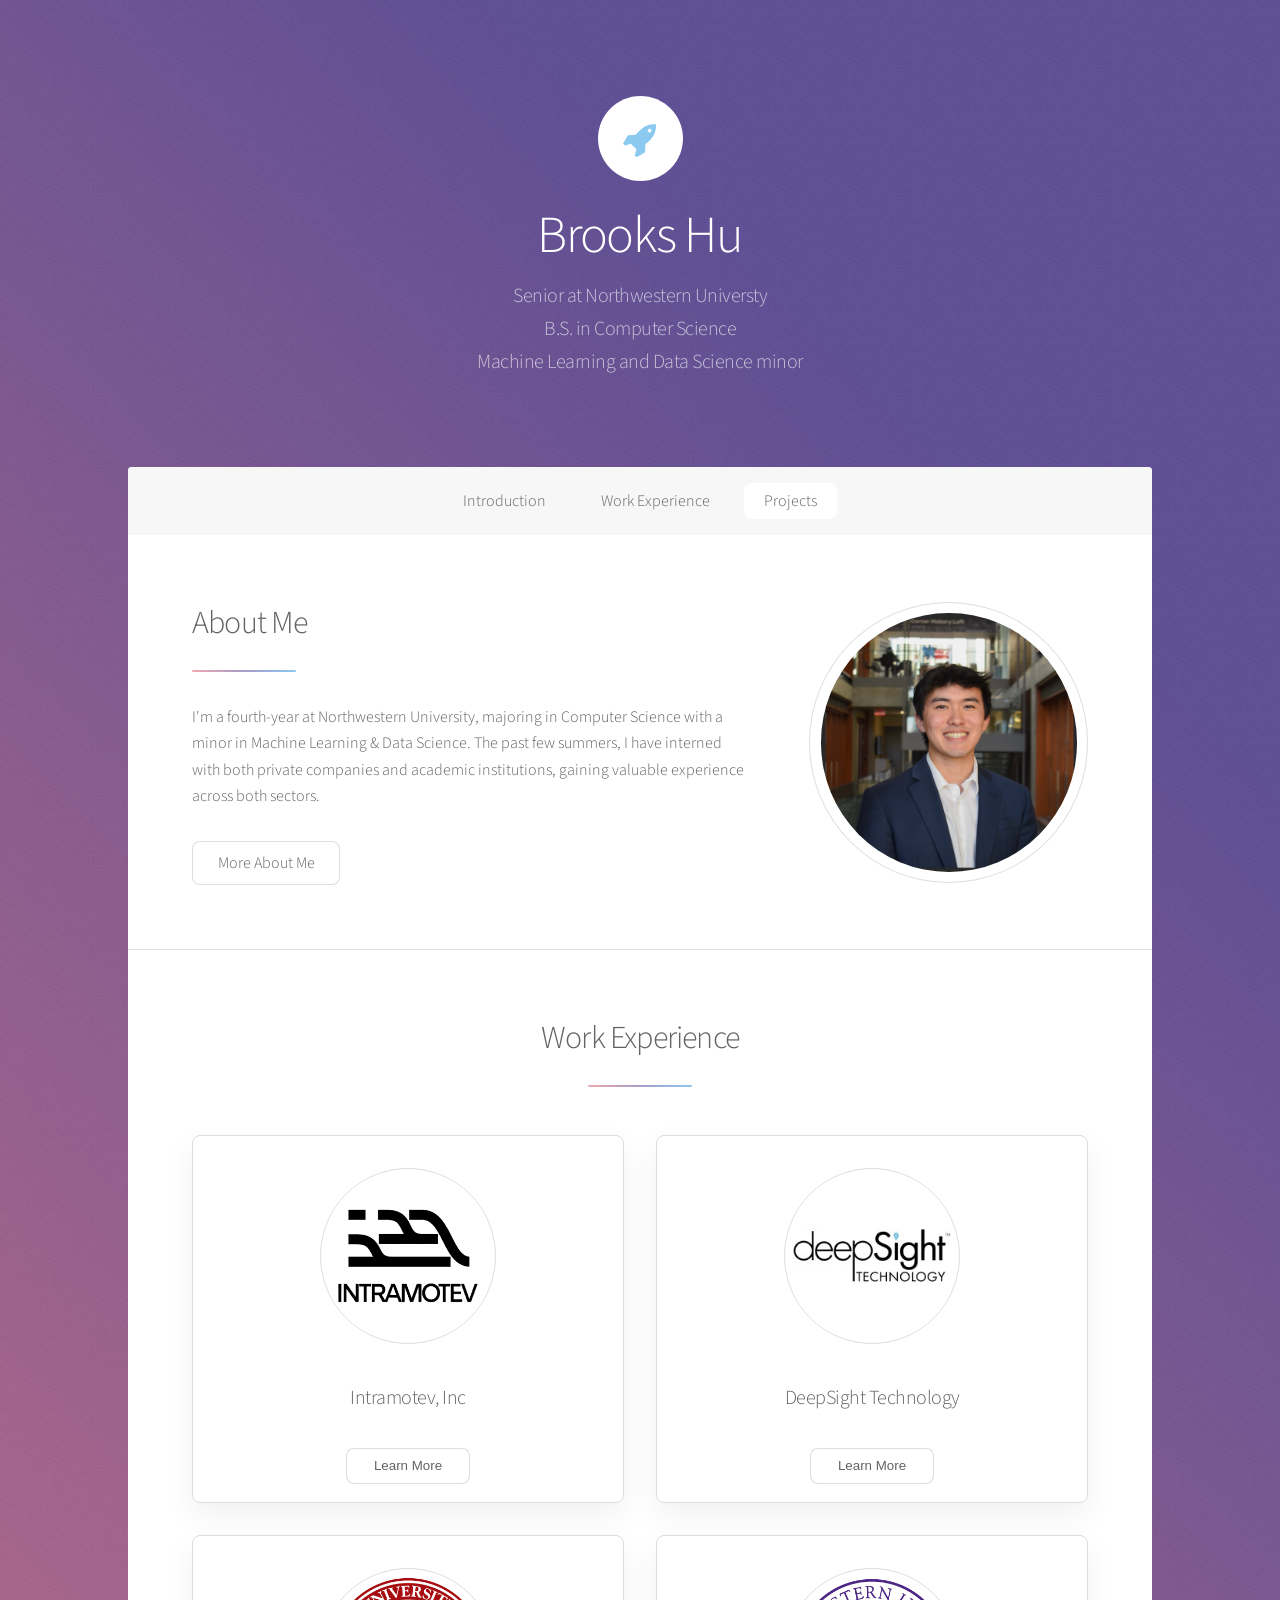
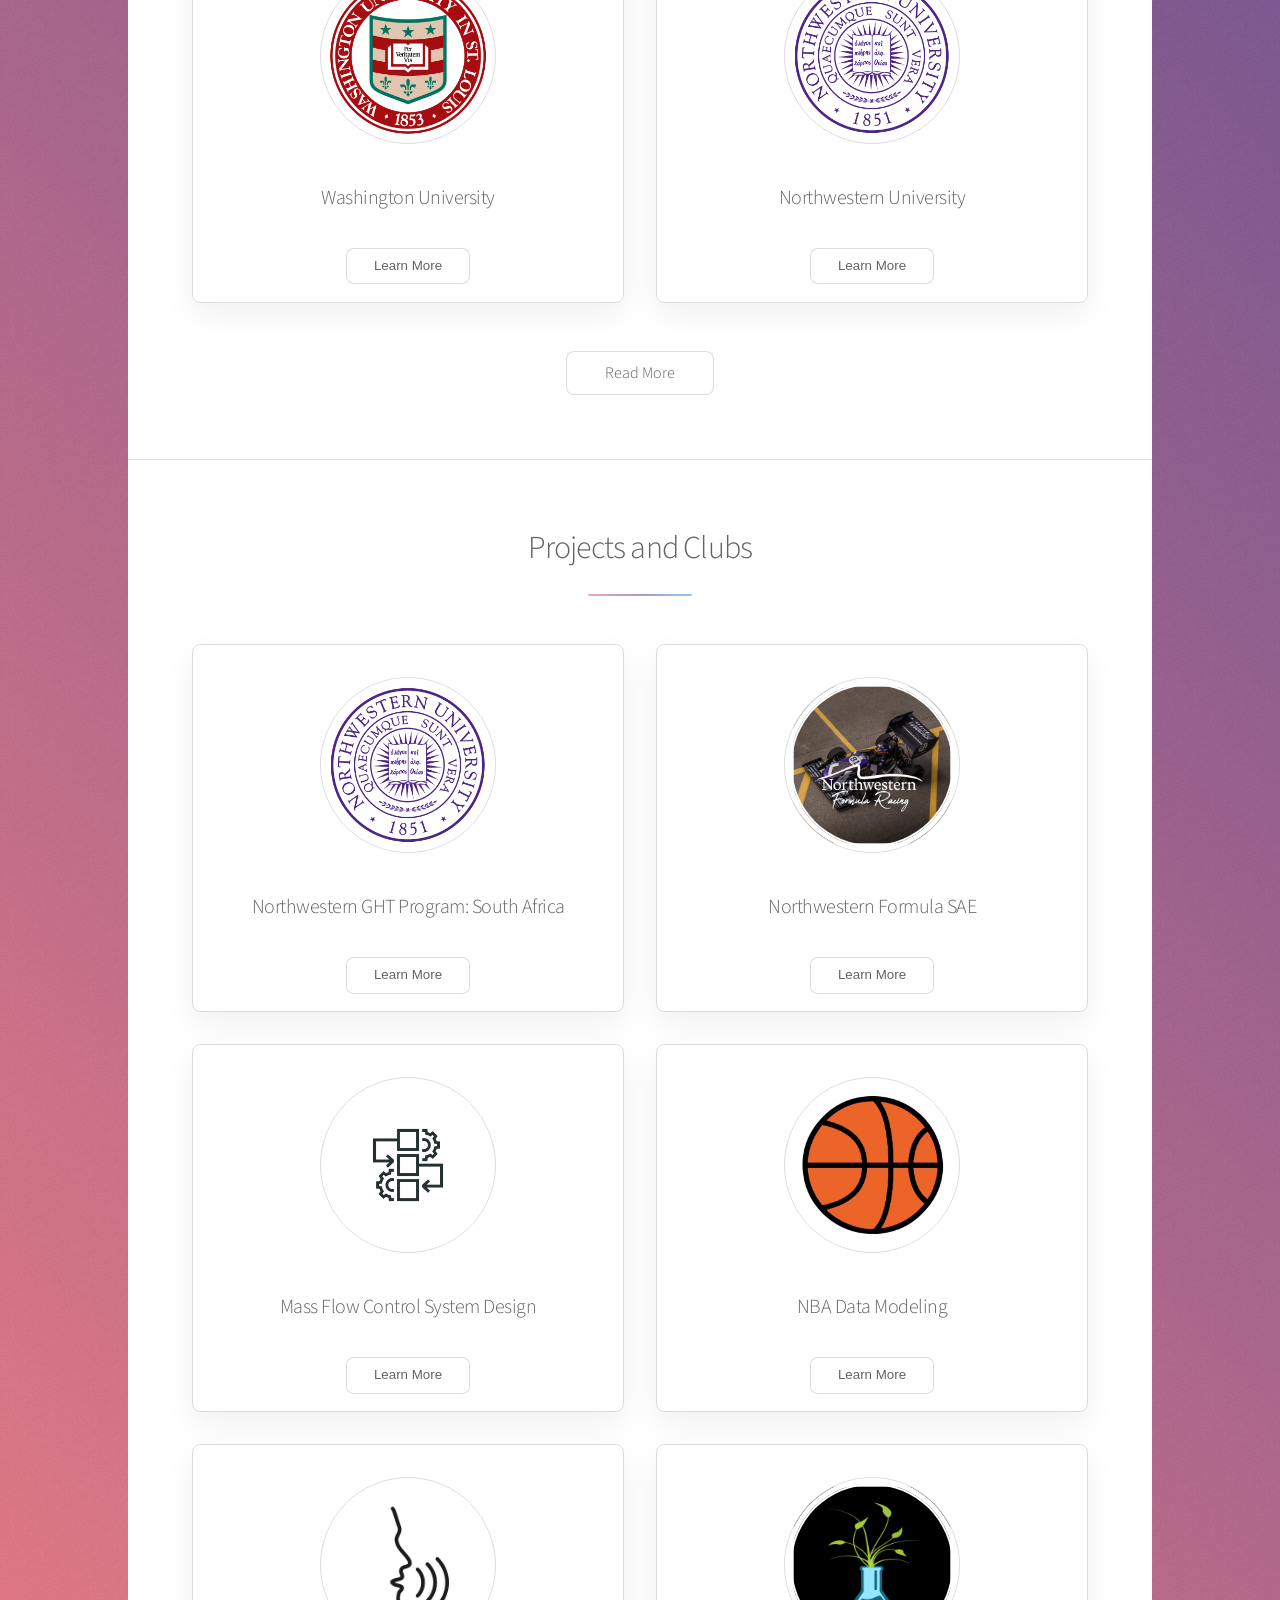
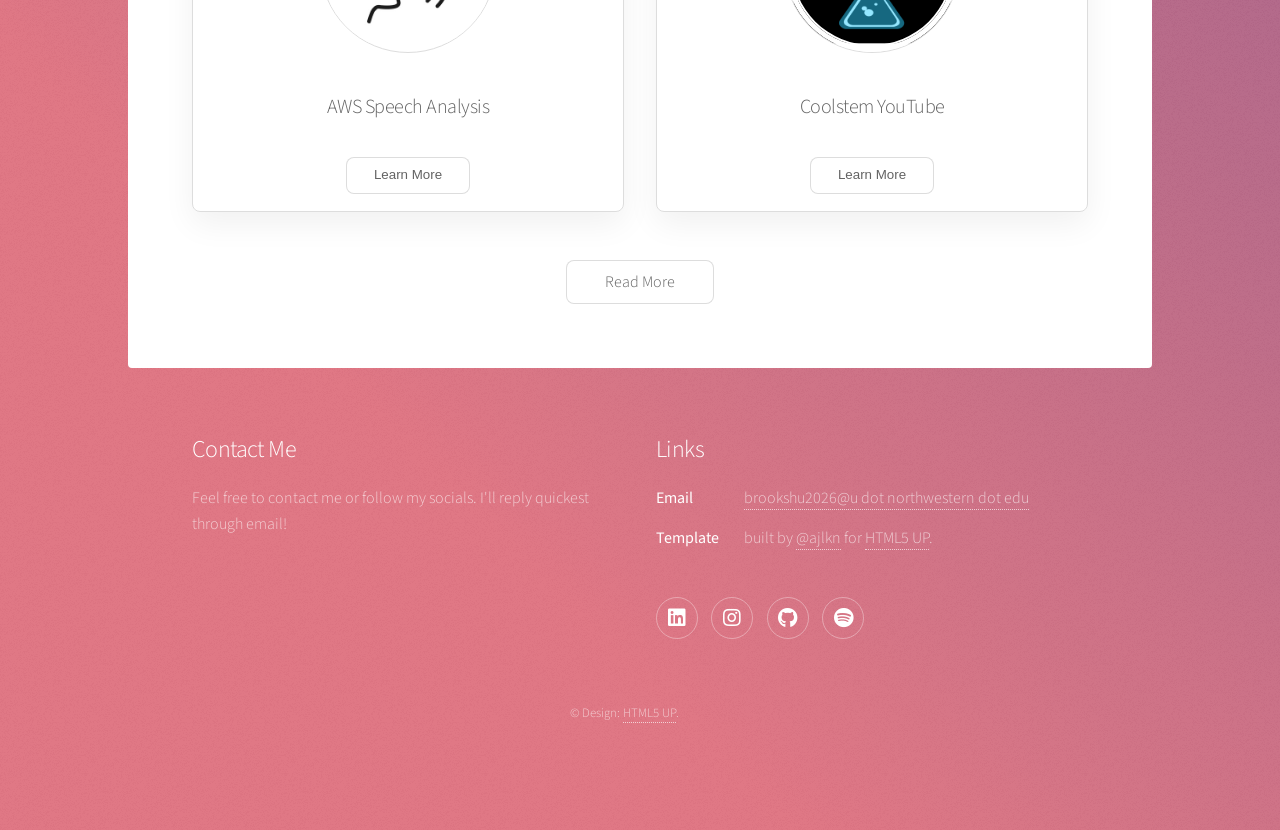
<file: index.html>
<!DOCTYPE HTML>
<!--
	Stellar by HTML5 UP
	html5up.net | @ajlkn
	Free for personal and commercial use under the CCA 3.0 license (html5up.net/license)
-->
<html>
	<head>
		<title>Brooks Hu</title>
		<meta charset="utf-8" />
		<meta name="viewport" content="width=device-width, initial-scale=1, user-scalable=no" />
		<link rel="stylesheet" href="assets/css/main.css?v=17" />
		<noscript><link rel="stylesheet" href="assets/css/noscript.css" /></noscript>
	</head>
	<body class="is-preload">

		<!-- Wrapper -->
			<div id="wrapper">

				<!-- Header -->
					<header id="header" class="alt">
						<span class="logo"><img src="images/logo.svg" alt="" /></span>
						<h1>Brooks Hu</h1>
						<p>Senior at Northwestern Universty<br />
							B.S. in Computer Science<br />
							Machine Learning and Data Science minor
						</p>
					</header>

				<!-- Nav -->
					<nav id="nav">
						<ul>
							<li><a href="#intro" class="active">Introduction</a></li>
							<li><a href="#first">Work Experience</a></li>
							<li><a href="#second">Projects</a></li>
						</ul>
					</nav>

				<!-- Main -->
					<div id="main">

						<!-- Introduction -->
							<section id="intro" class="main">
								<div class="spotlight">
									<div class="content">
										<header class="major">
											<h2>About Me</h2>
										</header>
										<p>I'm a fourth-year at Northwestern University, majoring in Computer Science 
											with a minor in Machine Learning & Data Science. The past few summers, I 
											have interned with both private companies and academic institutions, 
											gaining valuable experience across both sectors. </p>
										<ul class="actions">
											<li><a href="about me.html" class="button">More About Me</a></li>
										</ul>
									</div>
									<span class="image"><img src="images/headshot.png" alt="" /></span>
								</div>
							</section>

						<!-- First Section -->
							<section id="first" class="main special">
								<header class="major">
									<h2>Work Experience</h2>
								</header>
								<ul class="features flip-cards">
									<li class="flip-card">
										<div class="flip-card-inner">
											<div class="flip-card-face flip-card-front">
												<a href="https://intramotev.com/" target="_blank" rel="noopener" class="flip-card-link">
													<span class="flip-card-logo"><img src="images/Intramotev.png" alt="Intramotev logo" /></span>
													<h3>Intramotev, Inc</h3>
												</a>
												<button type="button" class="button flip-card-toggle" aria-pressed="false">Learn More</button>
											</div>
											<div class="flip-card-face flip-card-back">
												<h3>Intramotev, Inc</h3>
												<p>Built perception-data tooling around camera, LIDAR, and GPS streams, including Grafana/Flask visualization work and a switch-state detection pipeline using YOLO, Hough transforms, clustering, and color masking.</p>
												<button type="button" class="button flip-card-toggle" aria-pressed="true">Back</button>
											</div>
										</div>
									</li>
									<li class="flip-card">
										<div class="flip-card-inner">
											<div class="flip-card-face flip-card-front">
												<a href="https://www.deepsight.com/" target="_blank" rel="noopener" class="flip-card-link">
													<span class="flip-card-logo"><img src="images/deepsight.png" alt="DeepSight Technology logo" /></span>
													<h3>DeepSight Technology</h3>
												</a>
												<button type="button" class="button flip-card-toggle" aria-pressed="false">Learn More</button>
											</div>
											<div class="flip-card-face flip-card-back">
												<h3>DeepSight Technology</h3>
												<p>Developed a portable reference model for ultrasound algorithms, translating and documenting C++, CUDA, Protobuf, and MATLAB code paths for clearer collaboration across engineering teams.</p>
												<button type="button" class="button flip-card-toggle" aria-pressed="true">Back</button>
											</div>
										</div>
									</li>
									<li class="flip-card">
										<div class="flip-card-inner">
											<div class="flip-card-face flip-card-front">
												<a href="https://wsn.cse.wustl.edu/index.php/Cyber-Physical_Systems_Laboratory" target="_blank" rel="noopener" class="flip-card-link">
													<span class="flip-card-logo"><img src="images/washu.png" alt="Washington University logo" /></span>
													<h3>Washington University</h3>
												</a>
												<button type="button" class="button flip-card-toggle" aria-pressed="false">Learn More</button>
											</div>
											<div class="flip-card-face flip-card-back">
												<h3>Washington University</h3>
												<p>Created a testbed for edge offloading experiments, running lightweight object detection locally and routing heavier inference to a server to study timing, accuracy, and system behavior.</p>
												<button type="button" class="button flip-card-toggle" aria-pressed="true">Back</button>
											</div>
										</div>
									</li>
									<li class="flip-card">
										<div class="flip-card-inner">
											<div class="flip-card-face flip-card-front">
												<a href="https://eecs.northwestern.edu/~qzhu/" target="_blank" rel="noopener" class="flip-card-link">
													<span class="flip-card-logo"><img src="images/northwestern.png" alt="Northwestern University logo" /></span>
													<h3>Northwestern University</h3>
												</a>
												<button type="button" class="button flip-card-toggle" aria-pressed="false">Learn More</button>
											</div>
											<div class="flip-card-face flip-card-back">
												<h3>Northwestern University</h3>
												<p>Researched wearable and ambient sensing for workplace safety, including literature review, COTS sensor testing, and motion-estimation workflows using Apple devices and MobilePoser.</p>
												<button type="button" class="button flip-card-toggle" aria-pressed="true">Back</button>
											</div>
										</div>
									</li>
								</ul>
								<footer class="major">
									<ul class="actions special">
										<li><a href="work experience.html" class="button">Read More</a></li>
									</ul>
								</footer>
							</section>

						<!-- Second Section -->
							<section id="second" class="main special">
								<header class="major">
									<h2>Projects and Clubs</h2>
								</header>
								<ul class="features flip-cards">
									<li class="flip-card">
										<div class="flip-card-inner">
											<div class="flip-card-face flip-card-front">
												<a href="https://www.northwesternfsae.com/" target="_blank" rel="noopener" class="flip-card-link">
													<span class="flip-card-logo logo-inset-border"><img src="images/northwestern.png" alt="Northwestern GHT Program: South Africa" /></span>
													<h3>Northwestern GHT Program: South Africa</h3>
												</a>
												<button type="button" class="button flip-card-toggle" aria-pressed="false">Learn More</button>
											</div>
											<div class="flip-card-face flip-card-back">
												<h3>Northwestern GHT Program: South Africa</h3>
												<h3>1/2026 – 3/2026</h3>
												<p>Studied abroad in South Africa, where I participated in a biomedical capstone project related to the local healthcare system.</p>
												<button type="button" class="button flip-card-toggle" aria-pressed="true">Back</button>
											</div>
										</div>
									</li>
									<li class="flip-card">
										<div class="flip-card-inner">
											<div class="flip-card-face flip-card-front">
												<a href="https://www.northwesternfsae.com/" target="_blank" rel="noopener" class="flip-card-link">
													<span class="flip-card-logo logo-inset-border"><img src="images/formula.jpg" alt="Northwestern Formula SAE" /></span>
													<h3>Northwestern Formula SAE</h3>
												</a>
												<button type="button" class="button flip-card-toggle" aria-pressed="false">Learn More</button>
											</div>
											<div class="flip-card-face flip-card-back">
												<h3>Northwestern Formula SAE</h3>
												<p>Designed pedal components and then transitioned into electrical/software work, creating schematics and developing PCBs for wheel and suspension monitoring boards. </p>
												<button type="button" class="button flip-card-toggle" aria-pressed="true">Back</button>
											</div>
										</div>
									</li>
									<li class="flip-card">
										<div class="flip-card-inner">
											<div class="flip-card-face flip-card-front">
												<a href="projects and clubs.html" class="flip-card-link">
													<span class="flip-card-logo"><img src="images/flow.jpg" alt="Mass flow control system" /></span>
													<h3>Mass Flow Control System Design</h3>
												</a>
												<button type="button" class="button flip-card-toggle" aria-pressed="false">Learn More</button>
											</div>
											<div class="flip-card-face flip-card-back">
												<h3>Mass Flow Control System Design</h3>
												<p>Built an Arduino-based control system for circulating antifreeze at user-specified flow rates, tuning the control loop through modeling and testing.</p>
												<button type="button" class="button flip-card-toggle" aria-pressed="true">Back</button>
											</div>
										</div>
									</li>
									<li class="flip-card">
										<div class="flip-card-inner">
											<div class="flip-card-face flip-card-front">
												<a href="projects and clubs.html" class="flip-card-link">
													<span class="flip-card-logo"><img src="images/basketball.jpg" alt="Basketball data modeling" /></span>
													<h3>NBA Data Modeling</h3>
												</a>
												<button type="button" class="button flip-card-toggle" aria-pressed="false">Learn More</button>
											</div>
											<div class="flip-card-face flip-card-back">
												<h3>NBA Data Modeling</h3>
												<p>Analyzed NBA player and team statistics to explore whether first-half season performance could help predict second-half outcomes.</p>
												<button type="button" class="button flip-card-toggle" aria-pressed="true">Back</button>
											</div>
										</div>
									</li>
									<li class="flip-card">
										<div class="flip-card-inner">
											<div class="flip-card-face flip-card-front">
												<a href="projects and clubs.html" class="flip-card-link">
													<span class="flip-card-logo"><img src="images/speech.jpg" alt="AWS speech analysis" /></span>
													<h3>AWS Speech Analysis</h3>
												</a>
												<button type="button" class="button flip-card-toggle" aria-pressed="false">Learn More</button>
											</div>
											<div class="flip-card-face flip-card-back">
												<h3>AWS Speech Analysis</h3>
												<p>Built a server/client system using AWS S3 and Transcribe to process audio files and return transcription, word count, and character count results.</p>
												<button type="button" class="button flip-card-toggle" aria-pressed="true">Back</button>
											</div>
										</div>
									</li>
									<li class="flip-card">
										<div class="flip-card-inner">
											<div class="flip-card-face flip-card-front">
												<a href="projects and clubs.html" class="flip-card-link">
													<span class="flip-card-logo logo-inset-border"><img src="images/coolstem.png" alt="Coolstem YouTube" /></span>
													<h3>Coolstem YouTube</h3>
												</a>
												<button type="button" class="button flip-card-toggle" aria-pressed="false">Learn More</button>
											</div>
											<div class="flip-card-face flip-card-back">
												<h3>Coolstem YouTube</h3>
												<p>Produced and edited short educational science videos, combining filming, visual storytelling, and accessible explanations of physical phenomena.</p>
												<button type="button" class="button flip-card-toggle" aria-pressed="true">Back</button>
											</div>
										</div>
									</li>
								</ul>
								<!-- <p class="content">Nam elementum nisl et mi a commodo porttitor. Morbi sit amet nisl eu arcu faucibus hendrerit vel a risus. Nam a orci mi, elementum ac arcu sit amet, fermentum pellentesque et purus. Integer maximus varius lorem, sed convallis diam accumsan sed. Etiam porttitor placerat sapien, sed eleifend a enim pulvinar faucibus semper quis ut arcu. Ut non nisl a mollis est efficitur vestibulum. Integer eget purus nec nulla mattis et accumsan ut magna libero. Morbi auctor iaculis porttitor. Sed ut magna ac risus et hendrerit scelerisque. Praesent eleifend lacus in lectus aliquam porta. Cras eu ornare dui curabitur lacinia.</p> -->
								<footer class="major">
									<ul class="actions special">
										<li><a href="projects and clubs.html" class="button">Read More</a></li>
									</ul>
								</footer>
							</section>

					</div>

				<!-- Footer -->
				<footer id="footer">
					<section>
						<h2>Contact Me</h2>
						<p>Feel free to contact me or follow my socials. I'll reply quickest
							through email!
						</p>
						<!-- <ul class="actions">
							<li><a href="generic.html" class="button">Learn More</a></li>
						</ul> -->
					</section>
					<section>
						<h2>Links</h2>
						<dl class="alt">
							<dt>Email</dt>
							<dd><a href="#">brookshu2026@u dot northwestern dot edu</a></dd>
							<dt>Template</dt>
							<dd>built by <a href="https://twitter.com/ajlkn">@ajlkn</a> for <a href="https://html5up.net">HTML5 UP</a>.</dd>
						</dl>
						<ul class="icons">
							<li><a href="https://www.linkedin.com/in/brookshu/" class="icon brands fa-linkedin alt"><span class="label">LinkedIn</span></a></li>
							<li><a href="https://www.instagram.com/brooks.hh/" class="icon brands fa-instagram alt"><span class="label">Instagram</span></a></li>
							<li><a href="https://github.com/brookshu/" class="icon brands fa-github alt"><span class="label">GitHub</span></a></li>
							<li><a href="https://open.spotify.com/user/ssr0ok%24?si=bda9dff0d5514252" class="icon brands fa-spotify alt"><span class="label">Spotify</span></a></li>
						</ul>
					</section>
					<p class="copyright">&copy; Design: <a href="https://html5up.net">HTML5 UP</a>.</p>
				</footer>

			</div>

		<!-- Scripts -->
			<script src="assets/js/jquery.min.js"></script>
			<script src="assets/js/jquery.scrollex.min.js"></script>
			<script src="assets/js/jquery.scrolly.min.js"></script>
			<script src="assets/js/browser.min.js"></script>
			<script src="assets/js/breakpoints.min.js"></script>
			<script src="assets/js/util.js"></script>
			<script src="assets/js/main.js?v=7"></script>

	</body>
</html>
</file>
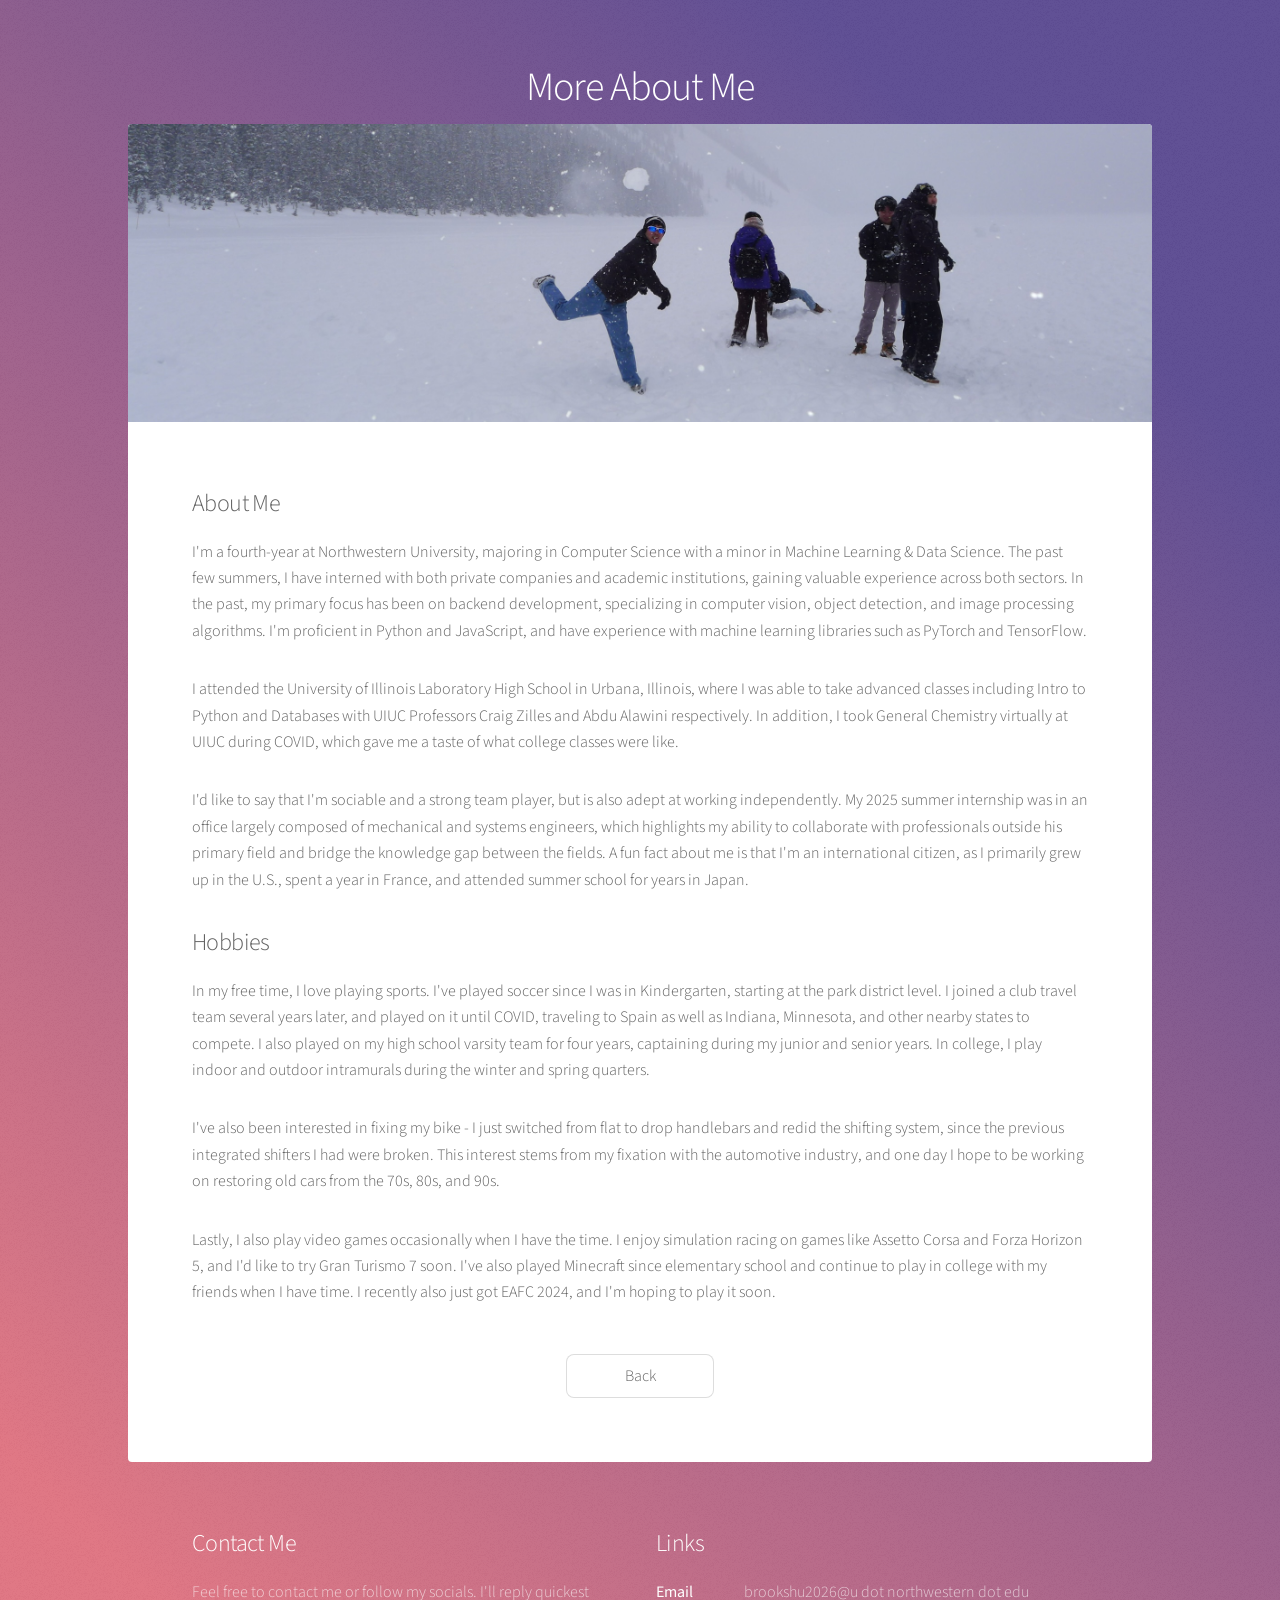
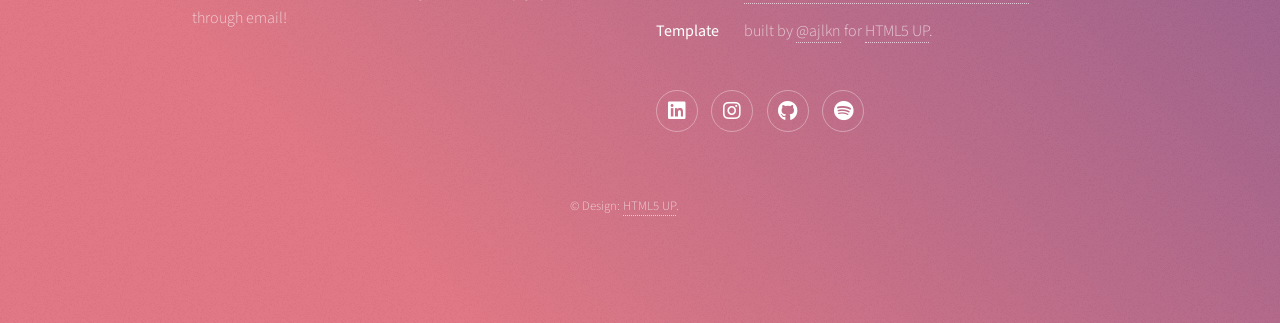
<file: about me.html>
<!DOCTYPE HTML>
<!--
	Stellar by HTML5 UP
	html5up.net | @ajlkn
	Free for personal and commercial use under the CCA 3.0 license (html5up.net/license)
-->
<html>
	<head>
		<title>Generic - Stellar by HTML5 UP</title>
		<meta charset="utf-8" />
		<meta name="viewport" content="width=device-width, initial-scale=1, user-scalable=no" />
		<link rel="stylesheet" href="assets/css/main.css?v=17" />
		<noscript><link rel="stylesheet" href="assets/css/noscript.css" /></noscript>
	</head>
	<body class="is-preload">

		<!-- Wrapper -->
			<div id="wrapper">

				<!-- Header -->
					<header id="header">
						<h1>More About Me</h1>
						<!-- <p>Ipsum dolor sit amet nullam</p> -->
					</header>

				<!-- Main -->
					<div id="main">

						<!-- Content -->
							<section id="content" class="main">
								<span class="image main"><img src="images/snowbally.JPG" alt="" /></span>
								<h2>About Me</h2>
								<p>I'm a fourth-year at Northwestern University, majoring in Computer Science 
									with a minor in Machine Learning & Data Science. The past few summers, I 
									have interned with both private companies and academic institutions, 
									gaining valuable experience across both sectors. In the past, my primary 
									focus has been on backend development, specializing in computer vision, 
									object detection, and image processing algorithms. I'm proficient in Python 
									and JavaScript, and have experience with machine learning libraries such as 
									PyTorch and TensorFlow. </p>
									
								<p>I attended the University of Illinois Laboratory High School in Urbana,
									Illinois, where I was able to take advanced classes including Intro to 
									Python and Databases with UIUC Professors Craig Zilles and Abdu Alawini
									respectively. In addition, I took General Chemistry virtually at UIUC 
									during COVID, which gave me a taste of what college classes were like.
								</p>

								<p> I'd like to say that I'm sociable and a strong team 
									player, but is also adept at working independently. My 2025 summer internship 
									was in an office largely composed of mechanical and systems engineers, which
									highlights my ability to collaborate with professionals outside his primary 
									field and bridge the knowledge gap between the fields. A fun fact about me 
									is that I'm an international citizen, as I primarily grew up in the U.S., 
									spent a year in France, and attended summer school for years in Japan.</p>


								<h2>Hobbies</h2>
								<p>In my free time, I love playing sports. I've played soccer since I was in Kindergarten,
									starting at the park district level. I joined a club travel team several years later, 
									and played on it until COVID, traveling to Spain as well as Indiana, Minnesota, and 
									other nearby states to compete. I also played on my high school varsity team for four
									years, captaining during my junior and senior years. In college, I play indoor and 
									outdoor intramurals during the winter and spring quarters.
								</p>
								<!-- bike fixing, biking, interest in automotive -->
								<p>I've also been interested in fixing my bike - I just switched from flat to drop
									handlebars and redid the shifting system, since the previous integrated shifters 
									I had were broken. This interest stems from my fixation with the automotive industry,
									and one day I hope to be working on restoring old cars from the 70s, 80s, and 90s.
								</p>
								<!-- minecraft, sim racing -->
								<p>Lastly, I also play video games occasionally when I have the time. I enjoy simulation
									racing on games like Assetto Corsa and Forza Horizon 5, and I'd like to try Gran Turismo
									7 soon. I've also played Minecraft since elementary school and continue to play in
									college with my friends when I have time. I recently also just got EAFC 2024, and I'm
									hoping to play it soon.
								</p>
								<!-- <p>photography</p> -->
								<footer class="major">
									<ul class="actions special">
										<li><a href="index.html#intro" class="button" data-back-target="intro">Back</a></li>
									</ul>
								</footer>
							</section>

					</div>

				<!-- Footer -->
				<footer id="footer">
					<section>
						<h2>Contact Me</h2>
						<p>Feel free to contact me or follow my socials. I'll reply quickest
							through email!
						</p>
						<!-- <ul class="actions">
							<li><a href="generic.html" class="button">Learn More</a></li>
						</ul> -->
					</section>
					<section>
						<h2>Links</h2>
						<dl class="alt">
							<dt>Email</dt>
							<dd><a href="#">brookshu2026@u dot northwestern dot edu</a></dd>
							<dt>Template</dt>
							<dd>built by <a href="https://twitter.com/ajlkn">@ajlkn</a> for <a href="https://html5up.net">HTML5 UP</a>.</dd>
						</dl>
						<ul class="icons">
							<li><a href="https://www.linkedin.com/in/brookshu/" class="icon brands fa-linkedin alt"><span class="label">LinkedIn</span></a></li>
							<li><a href="https://www.instagram.com/brooks.hh/" class="icon brands fa-instagram alt"><span class="label">Instagram</span></a></li>
							<li><a href="https://github.com/brookshu/" class="icon brands fa-github alt"><span class="label">GitHub</span></a></li>
							<li><a href="https://open.spotify.com/user/ssr0ok%24?si=bda9dff0d5514252" class="icon brands fa-spotify alt"><span class="label">Spotify</span></a></li>
						</ul>
					</section>
					<p class="copyright">&copy; Design: <a href="https://html5up.net">HTML5 UP</a>.</p>
				</footer>

			</div>

		<!-- Scripts -->
			<script src="assets/js/jquery.min.js"></script>
			<script src="assets/js/jquery.scrollex.min.js"></script>
			<script src="assets/js/jquery.scrolly.min.js"></script>
			<script src="assets/js/browser.min.js"></script>
			<script src="assets/js/breakpoints.min.js"></script>
			<script src="assets/js/util.js"></script>
			<script src="assets/js/main.js?v=7"></script>

	</body>
</html>
</file>
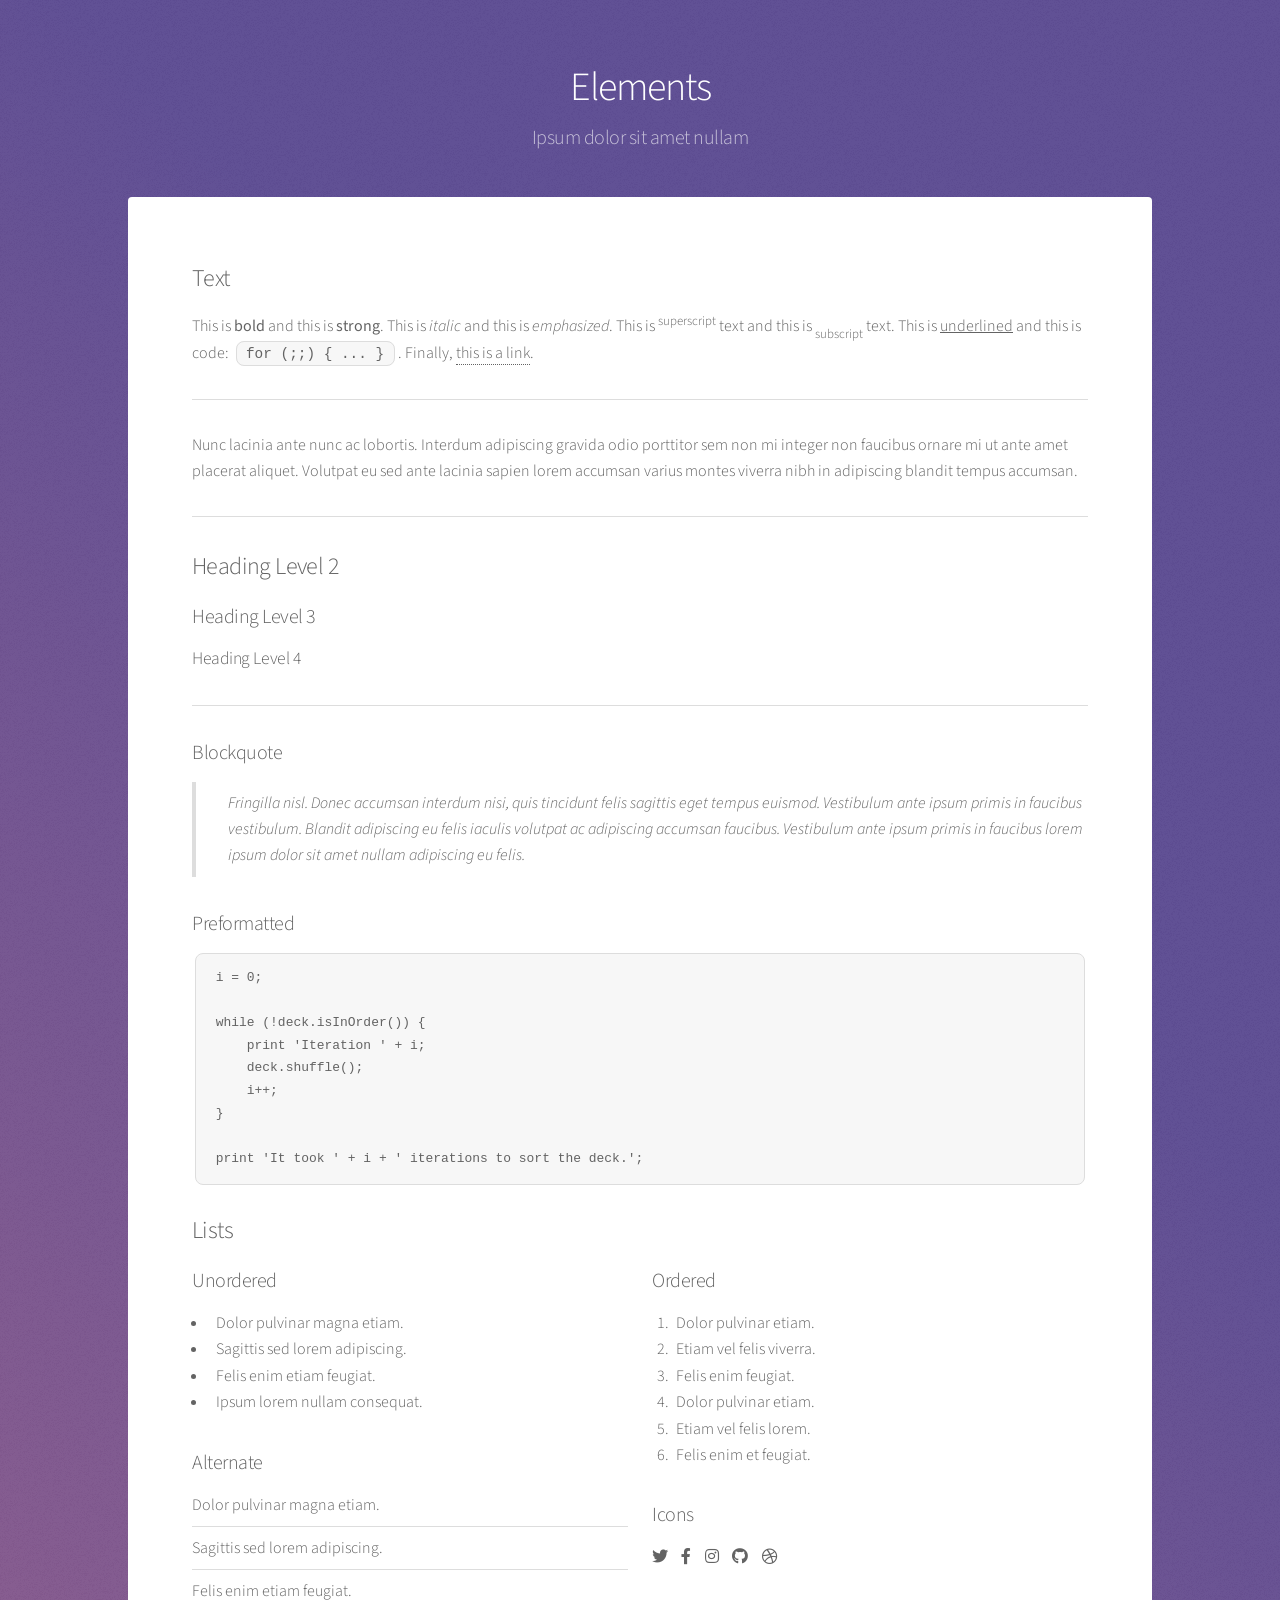
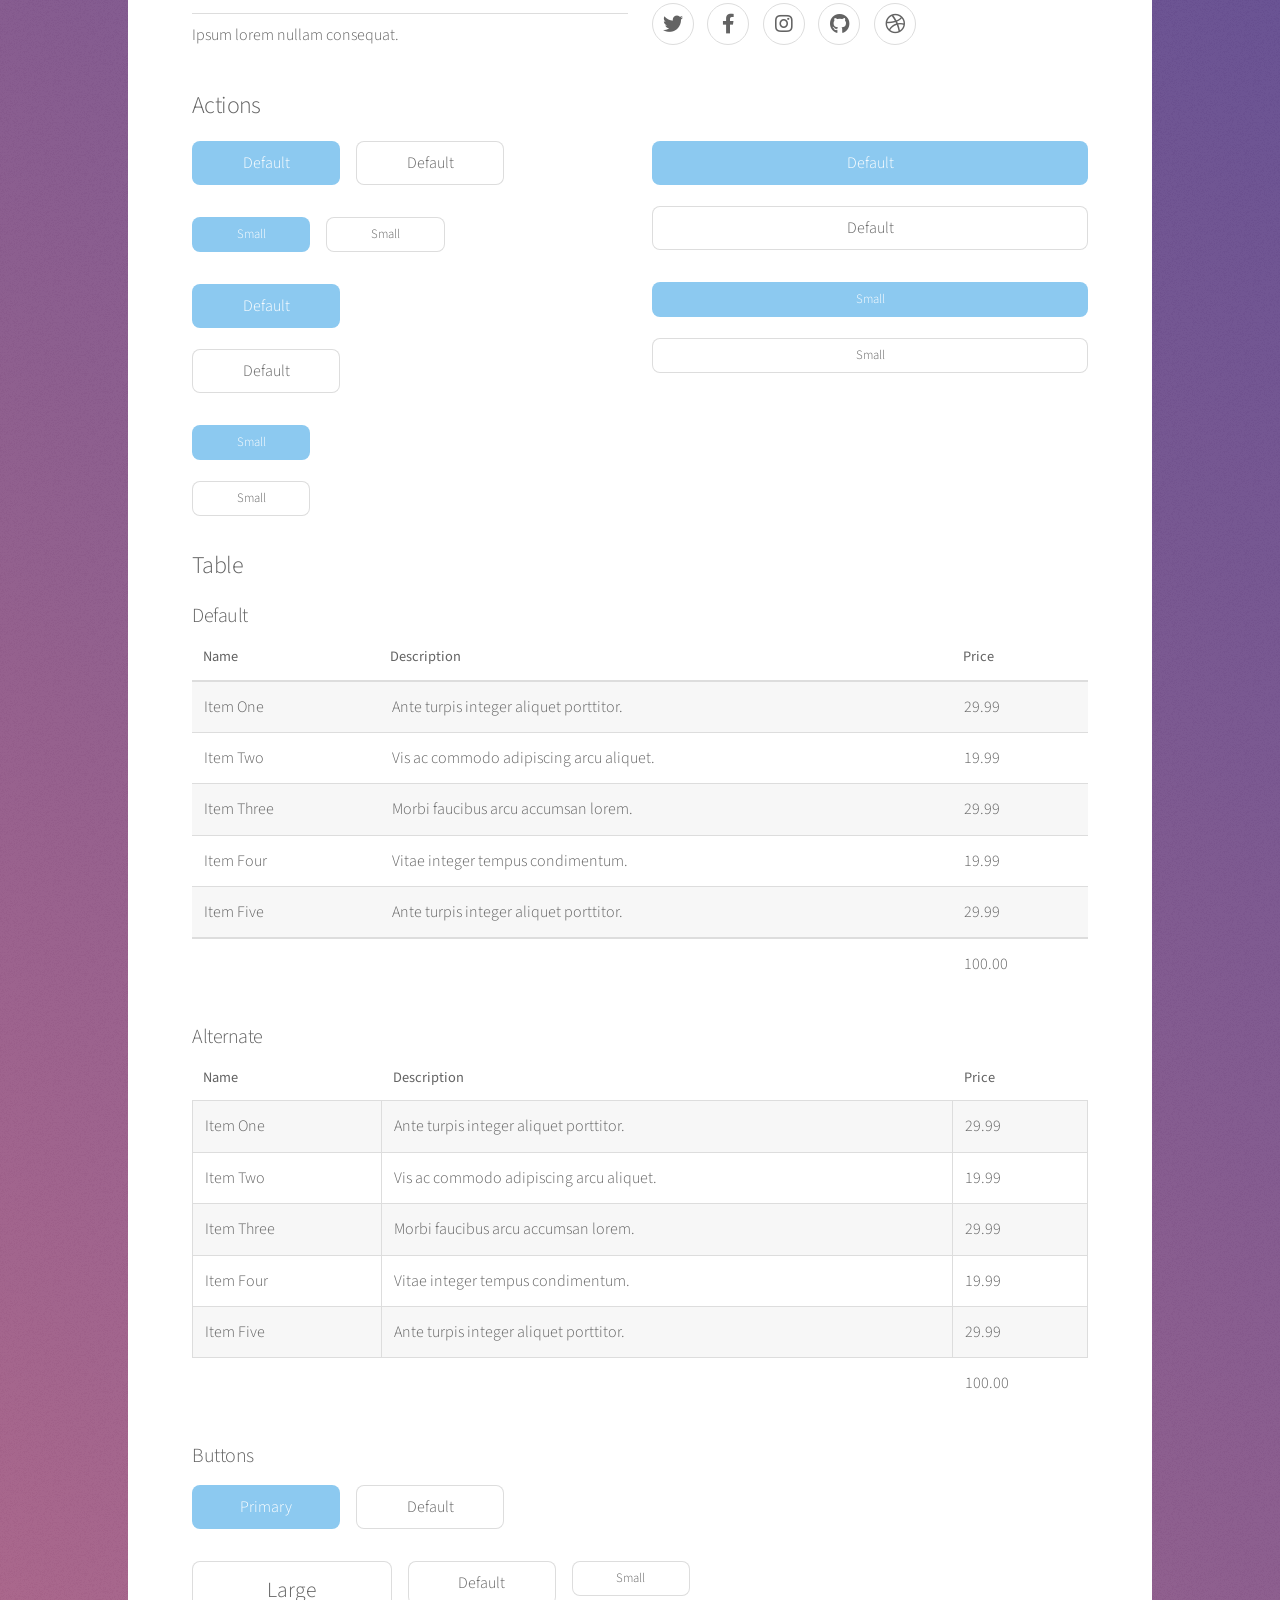
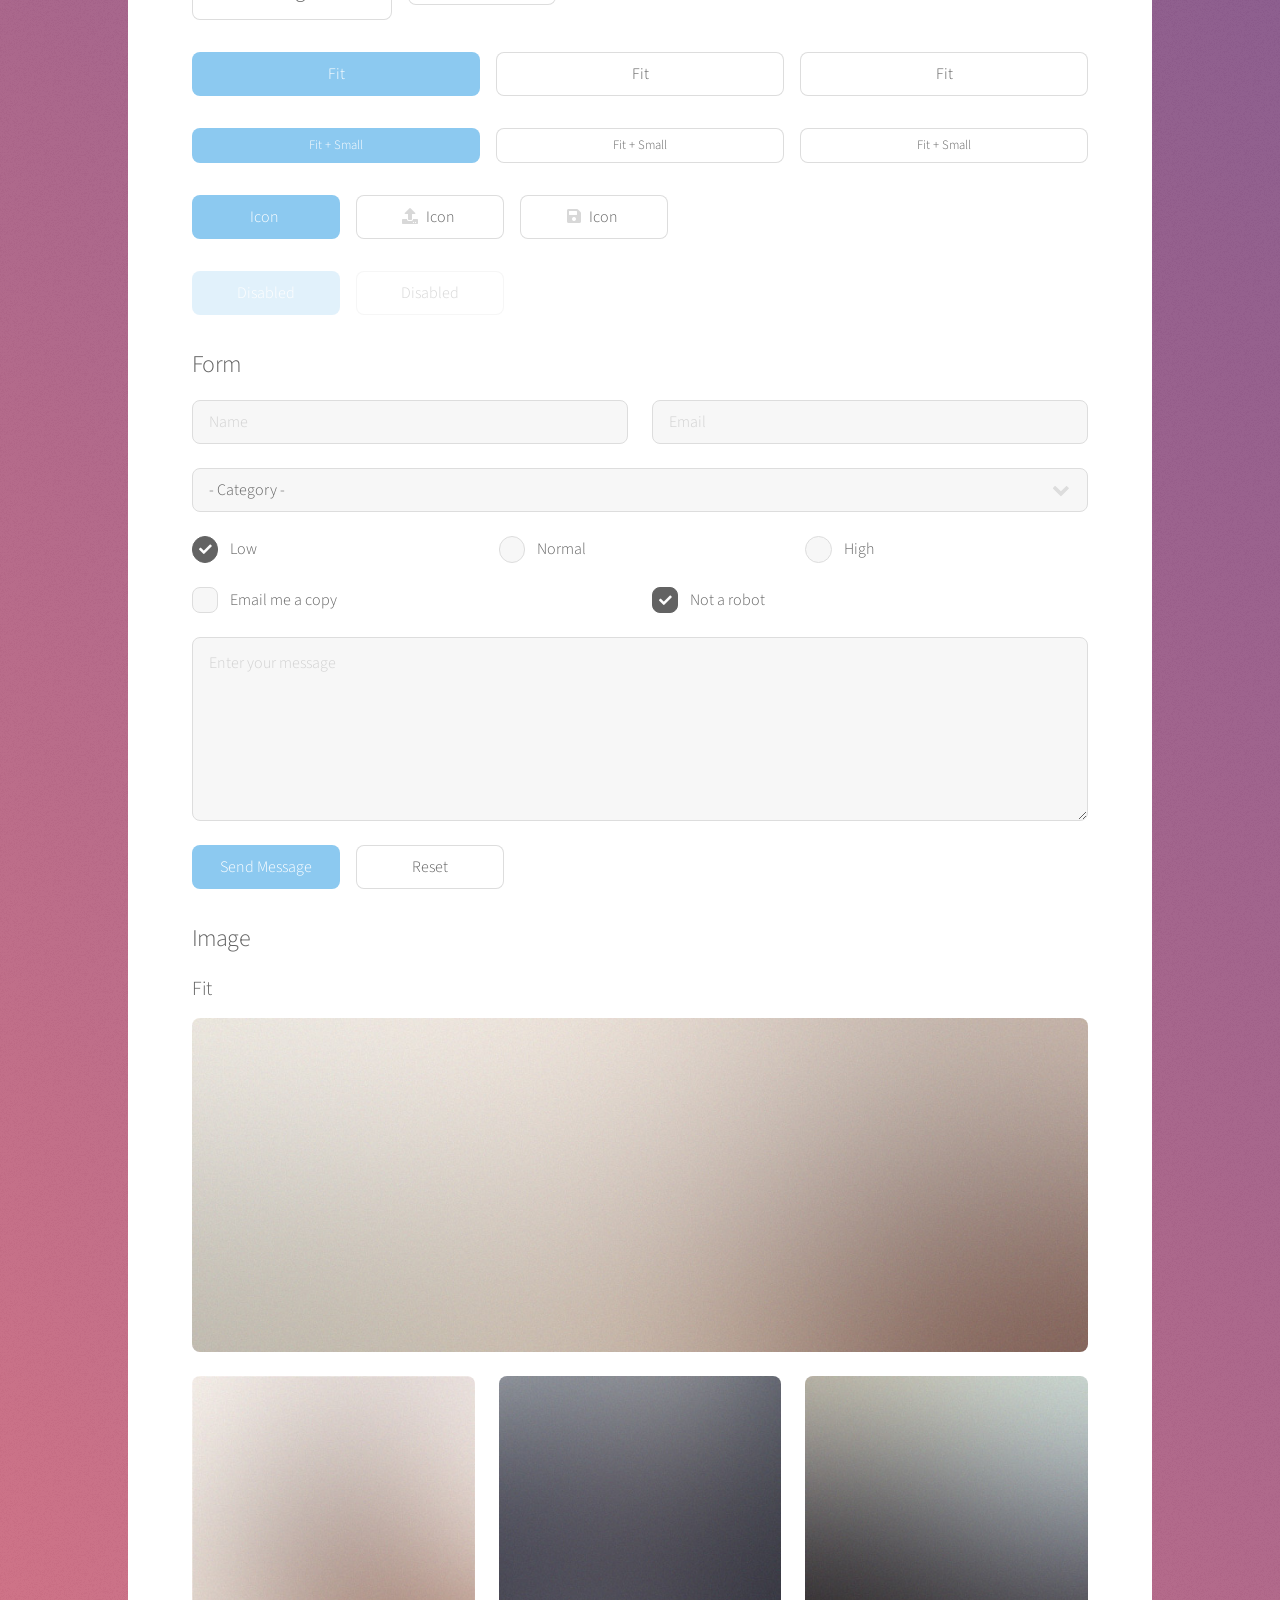
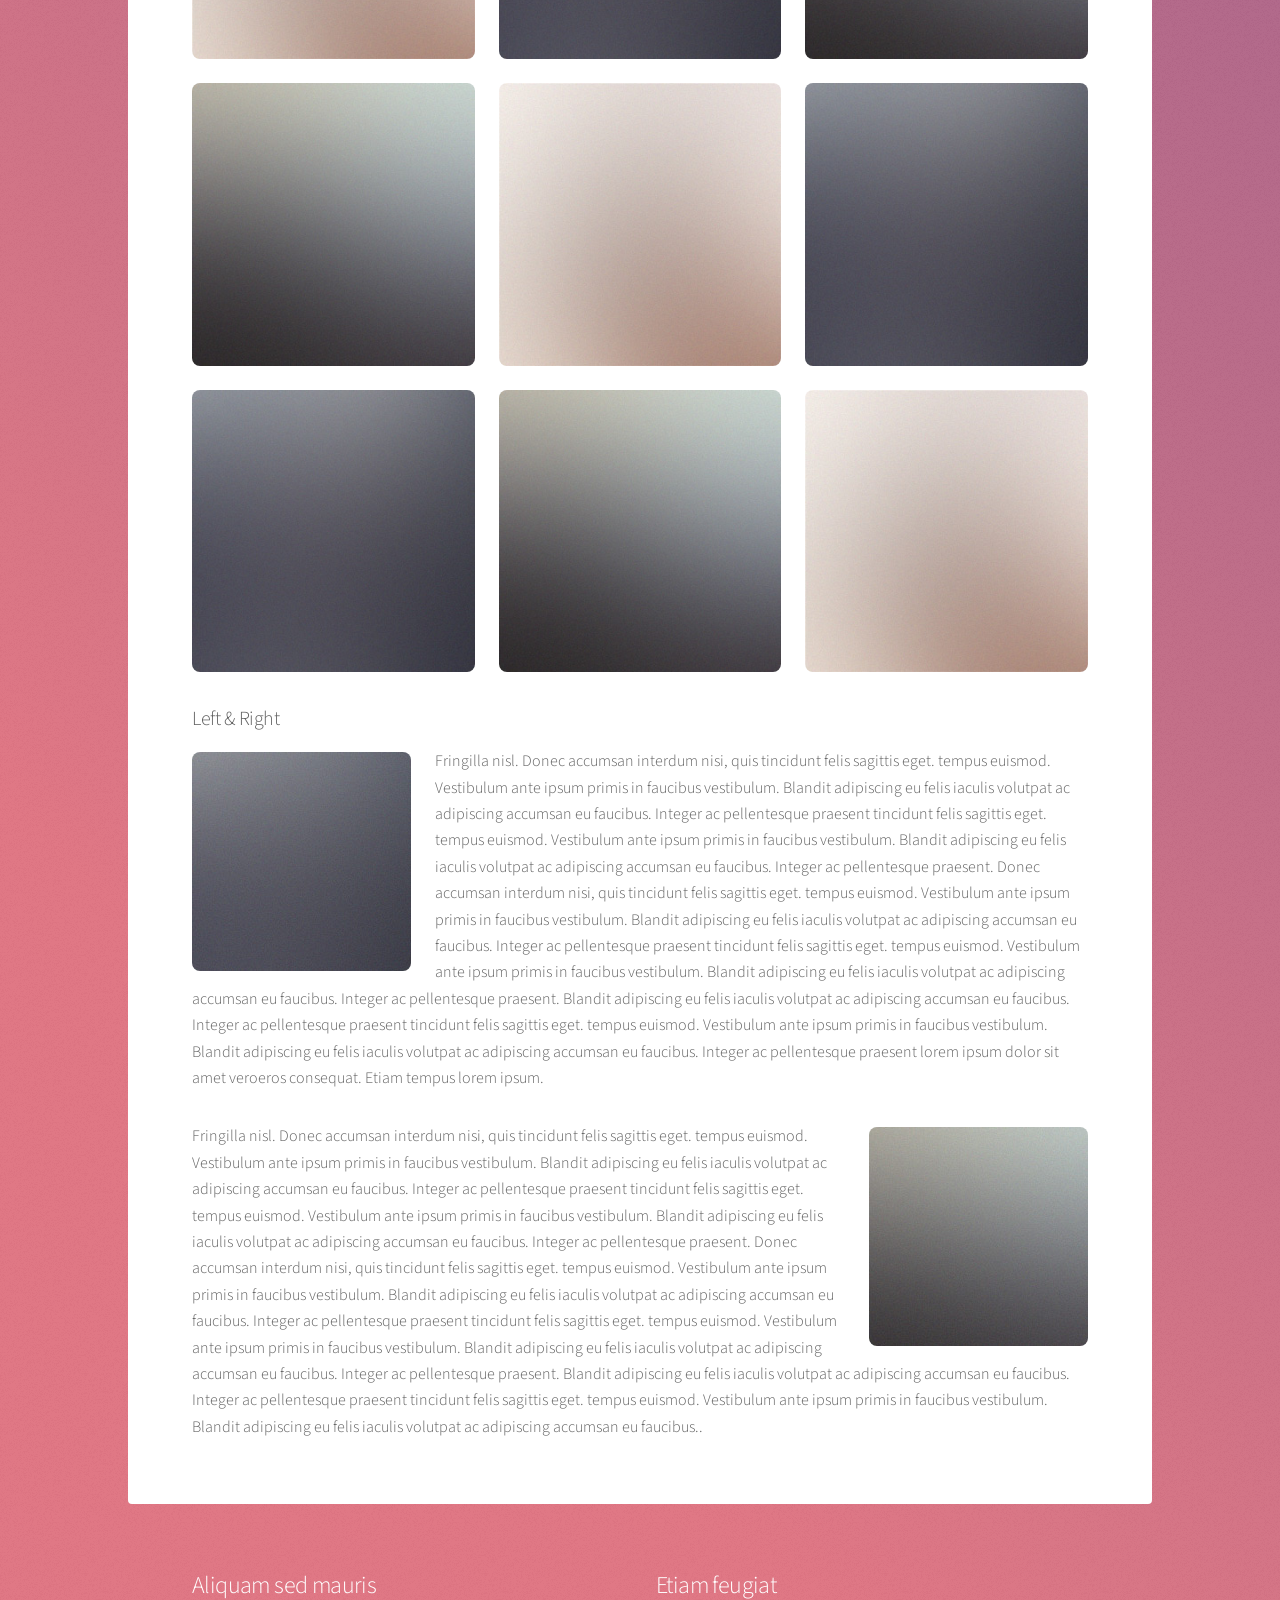
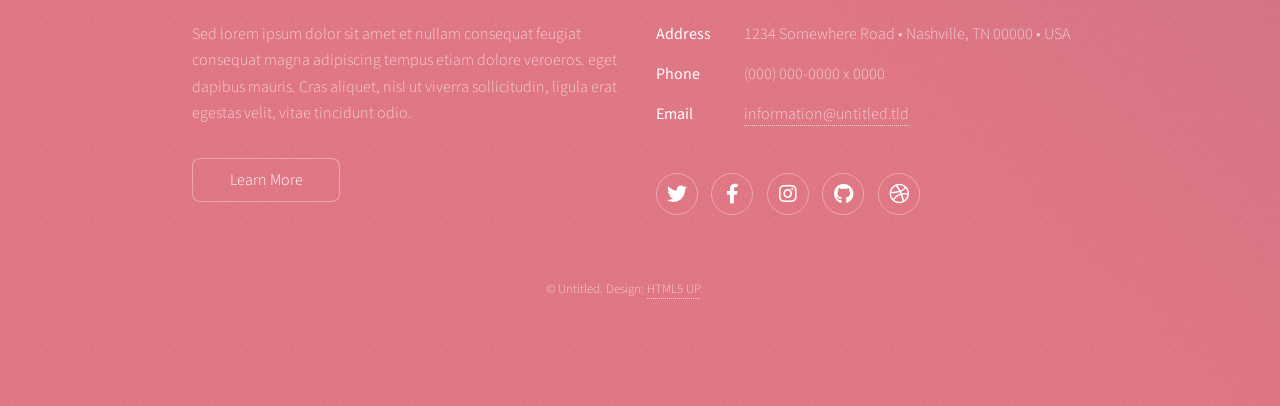
<file: elements.html>
<!DOCTYPE HTML>
<!--
	Stellar by HTML5 UP
	html5up.net | @ajlkn
	Free for personal and commercial use under the CCA 3.0 license (html5up.net/license)
-->
<html>
	<head>
		<title>Elements - Stellar by HTML5 UP</title>
		<meta charset="utf-8" />
		<meta name="viewport" content="width=device-width, initial-scale=1, user-scalable=no" />
		<link rel="stylesheet" href="assets/css/main.css" />
		<noscript><link rel="stylesheet" href="assets/css/noscript.css" /></noscript>
	</head>
	<body class="is-preload">

		<!-- Wrapper -->
			<div id="wrapper">

				<!-- Header -->
					<header id="header">
						<h1>Elements</h1>
						<p>Ipsum dolor sit amet nullam</p>
					</header>

				<!-- Main -->
					<div id="main">

						<!-- Content -->
							<section id="content" class="main">

								<!-- Text -->
									<section>
										<h2>Text</h2>
										<p>This is <b>bold</b> and this is <strong>strong</strong>. This is <i>italic</i> and this is <em>emphasized</em>.
										This is <sup>superscript</sup> text and this is <sub>subscript</sub> text.
										This is <u>underlined</u> and this is code: <code>for (;;) { ... }</code>. Finally, <a href="#">this is a link</a>.</p>
										<hr />
										<p>Nunc lacinia ante nunc ac lobortis. Interdum adipiscing gravida odio porttitor sem non mi integer non faucibus ornare mi ut ante amet placerat aliquet. Volutpat eu sed ante lacinia sapien lorem accumsan varius montes viverra nibh in adipiscing blandit tempus accumsan.</p>
										<hr />
										<h2>Heading Level 2</h2>
										<h3>Heading Level 3</h3>
										<h4>Heading Level 4</h4>
										<hr />
										<h3>Blockquote</h3>
										<blockquote>Fringilla nisl. Donec accumsan interdum nisi, quis tincidunt felis sagittis eget tempus euismod. Vestibulum ante ipsum primis in faucibus vestibulum. Blandit adipiscing eu felis iaculis volutpat ac adipiscing accumsan faucibus. Vestibulum ante ipsum primis in faucibus lorem ipsum dolor sit amet nullam adipiscing eu felis.</blockquote>
										<h3>Preformatted</h3>
										<pre><code>i = 0;

while (!deck.isInOrder()) {
    print 'Iteration ' + i;
    deck.shuffle();
    i++;
}

print 'It took ' + i + ' iterations to sort the deck.';</code></pre>
									</section>

								<!-- Lists -->
									<section>
										<h2>Lists</h2>
										<div class="row">
											<div class="col-6 col-12-medium">
												<h3>Unordered</h3>
												<ul>
													<li>Dolor pulvinar magna etiam.</li>
													<li>Sagittis sed lorem adipiscing.</li>
													<li>Felis enim etiam feugiat.</li>
													<li>Ipsum lorem nullam consequat.</li>
												</ul>
												<h3>Alternate</h3>
												<ul class="alt">
													<li>Dolor pulvinar magna etiam.</li>
													<li>Sagittis sed lorem adipiscing.</li>
													<li>Felis enim etiam feugiat.</li>
													<li>Ipsum lorem nullam consequat.</li>
												</ul>
											</div>
											<div class="col-6 col-12-medium">
												<h3>Ordered</h3>
												<ol>
													<li>Dolor pulvinar etiam.</li>
													<li>Etiam vel felis viverra.</li>
													<li>Felis enim feugiat.</li>
													<li>Dolor pulvinar etiam.</li>
													<li>Etiam vel felis lorem.</li>
													<li>Felis enim et feugiat.</li>
												</ol>
												<h3>Icons</h3>
												<ul class="icons">
													<li><a href="#" class="icon brands fa-twitter"><span class="label">Twitter</span></a></li>
													<li><a href="#" class="icon brands fa-facebook-f"><span class="label">Facebook</span></a></li>
													<li><a href="#" class="icon brands fa-instagram"><span class="label">Instagram</span></a></li>
													<li><a href="#" class="icon brands fa-github"><span class="label">GitHub</span></a></li>
													<li><a href="#" class="icon brands fa-dribbble"><span class="label">Dribbble</span></a></li>
												</ul>
												<ul class="icons">
													<li><a href="#" class="icon brands alt fa-twitter"><span class="label">Twitter</span></a></li>
													<li><a href="#" class="icon brands alt fa-facebook-f"><span class="label">Facebook</span></a></li>
													<li><a href="#" class="icon brands alt fa-instagram"><span class="label">Instagram</span></a></li>
													<li><a href="#" class="icon brands alt fa-github"><span class="label">GitHub</span></a></li>
													<li><a href="#" class="icon brands alt fa-dribbble"><span class="label">Dribbble</span></a></li>
												</ul>
											</div>
										</div>
										<h2>Actions</h2>
										<div class="row">
											<div class="col-6 col-12-medium">
												<ul class="actions">
													<li><a href="#" class="button primary">Default</a></li>
													<li><a href="#" class="button">Default</a></li>
												</ul>
												<ul class="actions small">
													<li><a href="#" class="button primary small">Small</a></li>
													<li><a href="#" class="button small">Small</a></li>
												</ul>
												<ul class="actions stacked">
													<li><a href="#" class="button primary">Default</a></li>
													<li><a href="#" class="button">Default</a></li>
												</ul>
												<ul class="actions stacked">
													<li><a href="#" class="button primary small">Small</a></li>
													<li><a href="#" class="button small">Small</a></li>
												</ul>
											</div>
											<div class="col-6 col-12-medium">
												<ul class="actions stacked">
													<li><a href="#" class="button primary fit">Default</a></li>
													<li><a href="#" class="button fit">Default</a></li>
												</ul>
												<ul class="actions stacked">
													<li><a href="#" class="button primary small fit">Small</a></li>
													<li><a href="#" class="button small fit">Small</a></li>
												</ul>
											</div>
										</div>
									</section>

								<!-- Table -->
									<section>
										<h2>Table</h2>
										<h3>Default</h3>
										<div class="table-wrapper">
											<table>
												<thead>
													<tr>
														<th>Name</th>
														<th>Description</th>
														<th>Price</th>
													</tr>
												</thead>
												<tbody>
													<tr>
														<td>Item One</td>
														<td>Ante turpis integer aliquet porttitor.</td>
														<td>29.99</td>
													</tr>
													<tr>
														<td>Item Two</td>
														<td>Vis ac commodo adipiscing arcu aliquet.</td>
														<td>19.99</td>
													</tr>
													<tr>
														<td>Item Three</td>
														<td> Morbi faucibus arcu accumsan lorem.</td>
														<td>29.99</td>
													</tr>
													<tr>
														<td>Item Four</td>
														<td>Vitae integer tempus condimentum.</td>
														<td>19.99</td>
													</tr>
													<tr>
														<td>Item Five</td>
														<td>Ante turpis integer aliquet porttitor.</td>
														<td>29.99</td>
													</tr>
												</tbody>
												<tfoot>
													<tr>
														<td colspan="2"></td>
														<td>100.00</td>
													</tr>
												</tfoot>
											</table>
										</div>

										<h3>Alternate</h3>
										<div class="table-wrapper">
											<table class="alt">
												<thead>
													<tr>
														<th>Name</th>
														<th>Description</th>
														<th>Price</th>
													</tr>
												</thead>
												<tbody>
													<tr>
														<td>Item One</td>
														<td>Ante turpis integer aliquet porttitor.</td>
														<td>29.99</td>
													</tr>
													<tr>
														<td>Item Two</td>
														<td>Vis ac commodo adipiscing arcu aliquet.</td>
														<td>19.99</td>
													</tr>
													<tr>
														<td>Item Three</td>
														<td> Morbi faucibus arcu accumsan lorem.</td>
														<td>29.99</td>
													</tr>
													<tr>
														<td>Item Four</td>
														<td>Vitae integer tempus condimentum.</td>
														<td>19.99</td>
													</tr>
													<tr>
														<td>Item Five</td>
														<td>Ante turpis integer aliquet porttitor.</td>
														<td>29.99</td>
													</tr>
												</tbody>
												<tfoot>
													<tr>
														<td colspan="2"></td>
														<td>100.00</td>
													</tr>
												</tfoot>
											</table>
										</div>
									</section>

								<!-- Buttons -->
									<section>
										<h3>Buttons</h3>
										<ul class="actions">
											<li><a href="#" class="button primary">Primary</a></li>
											<li><a href="#" class="button">Default</a></li>
										</ul>
										<ul class="actions">
											<li><a href="#" class="button large">Large</a></li>
											<li><a href="#" class="button">Default</a></li>
											<li><a href="#" class="button small">Small</a></li>
										</ul>
										<ul class="actions fit">
											<li><a href="#" class="button primary fit">Fit</a></li>
											<li><a href="#" class="button fit">Fit</a></li>
											<li><a href="#" class="button fit">Fit</a></li>
										</ul>
										<ul class="actions fit small">
											<li><a href="#" class="button primary fit small">Fit + Small</a></li>
											<li><a href="#" class="button fit small">Fit + Small</a></li>
											<li><a href="#" class="button fit small">Fit + Small</a></li>
										</ul>
										<ul class="actions">
											<li><a href="#" class="button primary icon solidfa-download">Icon</a></li>
											<li><a href="#" class="button icon solid fa-upload">Icon</a></li>
											<li><a href="#" class="button icon solid fa-save">Icon</a></li>
										</ul>
										<ul class="actions">
											<li><span class="button primary disabled">Disabled</span></li>
											<li><span class="button disabled">Disabled</span></li>
										</ul>
									</section>

								<!-- Form -->
									<section>
										<h2>Form</h2>
										<form method="post" action="#">
											<div class="row gtr-uniform">
												<div class="col-6 col-12-xsmall">
													<input type="text" name="demo-name" id="demo-name" value="" placeholder="Name" />
												</div>
												<div class="col-6 col-12-xsmall">
													<input type="email" name="demo-email" id="demo-email" value="" placeholder="Email" />
												</div>
												<div class="col-12">
													<select name="demo-category" id="demo-category">
														<option value="">- Category -</option>
														<option value="1">Manufacturing</option>
														<option value="1">Shipping</option>
														<option value="1">Administration</option>
														<option value="1">Human Resources</option>
													</select>
												</div>
												<div class="col-4 col-12-small">
													<input type="radio" id="demo-priority-low" name="demo-priority" checked>
													<label for="demo-priority-low">Low</label>
												</div>
												<div class="col-4 col-12-small">
													<input type="radio" id="demo-priority-normal" name="demo-priority">
													<label for="demo-priority-normal">Normal</label>
												</div>
												<div class="col-4 col-12-small">
													<input type="radio" id="demo-priority-high" name="demo-priority">
													<label for="demo-priority-high">High</label>
												</div>
												<div class="col-6 col-12-small">
													<input type="checkbox" id="demo-copy" name="demo-copy">
													<label for="demo-copy">Email me a copy</label>
												</div>
												<div class="col-6 col-12-small">
													<input type="checkbox" id="demo-human" name="demo-human" checked>
													<label for="demo-human">Not a robot</label>
												</div>
												<div class="col-12">
													<textarea name="demo-message" id="demo-message" placeholder="Enter your message" rows="6"></textarea>
												</div>
												<div class="col-12">
													<ul class="actions">
														<li><input type="submit" value="Send Message" class="primary" /></li>
														<li><input type="reset" value="Reset" /></li>
													</ul>
												</div>
											</div>
										</form>
									</section>

								<!-- Image -->
									<section>
										<h2>Image</h2>
										<h3>Fit</h3>
										<div class="box alt">
											<div class="row gtr-uniform">
												<div class="col-12"><span class="image fit"><img src="images/pic04.jpg" alt="" /></span></div>
												<div class="col-4"><span class="image fit"><img src="images/pic01.jpg" alt="" /></span></div>
												<div class="col-4"><span class="image fit"><img src="images/pic02.jpg" alt="" /></span></div>
												<div class="col-4"><span class="image fit"><img src="images/pic03.jpg" alt="" /></span></div>
												<div class="col-4"><span class="image fit"><img src="images/pic03.jpg" alt="" /></span></div>
												<div class="col-4"><span class="image fit"><img src="images/pic01.jpg" alt="" /></span></div>
												<div class="col-4"><span class="image fit"><img src="images/pic02.jpg" alt="" /></span></div>
												<div class="col-4"><span class="image fit"><img src="images/pic02.jpg" alt="" /></span></div>
												<div class="col-4"><span class="image fit"><img src="images/pic03.jpg" alt="" /></span></div>
												<div class="col-4"><span class="image fit"><img src="images/pic01.jpg" alt="" /></span></div>
											</div>
										</div>
										<h3>Left &amp; Right</h3>
										<p><span class="image left"><img src="images/pic05.jpg" alt="" /></span>Fringilla nisl. Donec accumsan interdum nisi, quis tincidunt felis sagittis eget. tempus euismod. Vestibulum ante ipsum primis in faucibus vestibulum. Blandit adipiscing eu felis iaculis volutpat ac adipiscing accumsan eu faucibus. Integer ac pellentesque praesent tincidunt felis sagittis eget. tempus euismod. Vestibulum ante ipsum primis in faucibus vestibulum. Blandit adipiscing eu felis iaculis volutpat ac adipiscing accumsan eu faucibus. Integer ac pellentesque praesent. Donec accumsan interdum nisi, quis tincidunt felis sagittis eget. tempus euismod. Vestibulum ante ipsum primis in faucibus vestibulum. Blandit adipiscing eu felis iaculis volutpat ac adipiscing accumsan eu faucibus. Integer ac pellentesque praesent tincidunt felis sagittis eget. tempus euismod. Vestibulum ante ipsum primis in faucibus vestibulum. Blandit adipiscing eu felis iaculis volutpat ac adipiscing accumsan eu faucibus. Integer ac pellentesque praesent. Blandit adipiscing eu felis iaculis volutpat ac adipiscing accumsan eu faucibus. Integer ac pellentesque praesent tincidunt felis sagittis eget. tempus euismod. Vestibulum ante ipsum primis in faucibus vestibulum. Blandit adipiscing eu felis iaculis volutpat ac adipiscing accumsan eu faucibus. Integer ac pellentesque praesent lorem ipsum dolor sit amet veroeros consequat. Etiam tempus lorem ipsum.</p>
										<p><span class="image right"><img src="images/pic06.jpg" alt="" /></span>Fringilla nisl. Donec accumsan interdum nisi, quis tincidunt felis sagittis eget. tempus euismod. Vestibulum ante ipsum primis in faucibus vestibulum. Blandit adipiscing eu felis iaculis volutpat ac adipiscing accumsan eu faucibus. Integer ac pellentesque praesent tincidunt felis sagittis eget. tempus euismod. Vestibulum ante ipsum primis in faucibus vestibulum. Blandit adipiscing eu felis iaculis volutpat ac adipiscing accumsan eu faucibus. Integer ac pellentesque praesent. Donec accumsan interdum nisi, quis tincidunt felis sagittis eget. tempus euismod. Vestibulum ante ipsum primis in faucibus vestibulum. Blandit adipiscing eu felis iaculis volutpat ac adipiscing accumsan eu faucibus. Integer ac pellentesque praesent tincidunt felis sagittis eget. tempus euismod. Vestibulum ante ipsum primis in faucibus vestibulum. Blandit adipiscing eu felis iaculis volutpat ac adipiscing accumsan eu faucibus. Integer ac pellentesque praesent. Blandit adipiscing eu felis iaculis volutpat ac adipiscing accumsan eu faucibus. Integer ac pellentesque praesent tincidunt felis sagittis eget. tempus euismod. Vestibulum ante ipsum primis in faucibus vestibulum. Blandit adipiscing eu felis iaculis volutpat ac adipiscing accumsan eu faucibus..</p>
									</section>

							</section>

					</div>

				<!-- Footer -->
					<footer id="footer">
						<section>
							<h2>Aliquam sed mauris</h2>
							<p>Sed lorem ipsum dolor sit amet et nullam consequat feugiat consequat magna adipiscing tempus etiam dolore veroeros. eget dapibus mauris. Cras aliquet, nisl ut viverra sollicitudin, ligula erat egestas velit, vitae tincidunt odio.</p>
							<ul class="actions">
								<li><a href="#" class="button">Learn More</a></li>
							</ul>
						</section>
						<section>
							<h2>Etiam feugiat</h2>
							<dl class="alt">
								<dt>Address</dt>
								<dd>1234 Somewhere Road &bull; Nashville, TN 00000 &bull; USA</dd>
								<dt>Phone</dt>
								<dd>(000) 000-0000 x 0000</dd>
								<dt>Email</dt>
								<dd><a href="#">information@untitled.tld</a></dd>
							</dl>
							<ul class="icons">
								<li><a href="#" class="icon brands fa-twitter alt"><span class="label">Twitter</span></a></li>
								<li><a href="#" class="icon brands fa-facebook-f alt"><span class="label">Facebook</span></a></li>
								<li><a href="#" class="icon brands fa-instagram alt"><span class="label">Instagram</span></a></li>
								<li><a href="#" class="icon brands fa-github alt"><span class="label">GitHub</span></a></li>
								<li><a href="#" class="icon brands fa-dribbble alt"><span class="label">Dribbble</span></a></li>
							</ul>
						</section>
						<p class="copyright">&copy; Untitled. Design: <a href="https://html5up.net">HTML5 UP</a>.</p>
					</footer>

			</div>

		<!-- Scripts -->
			<script src="assets/js/jquery.min.js"></script>
			<script src="assets/js/jquery.scrollex.min.js"></script>
			<script src="assets/js/jquery.scrolly.min.js"></script>
			<script src="assets/js/browser.min.js"></script>
			<script src="assets/js/breakpoints.min.js"></script>
			<script src="assets/js/util.js"></script>
			<script src="assets/js/main.js"></script>

	</body>
</html>
</file>
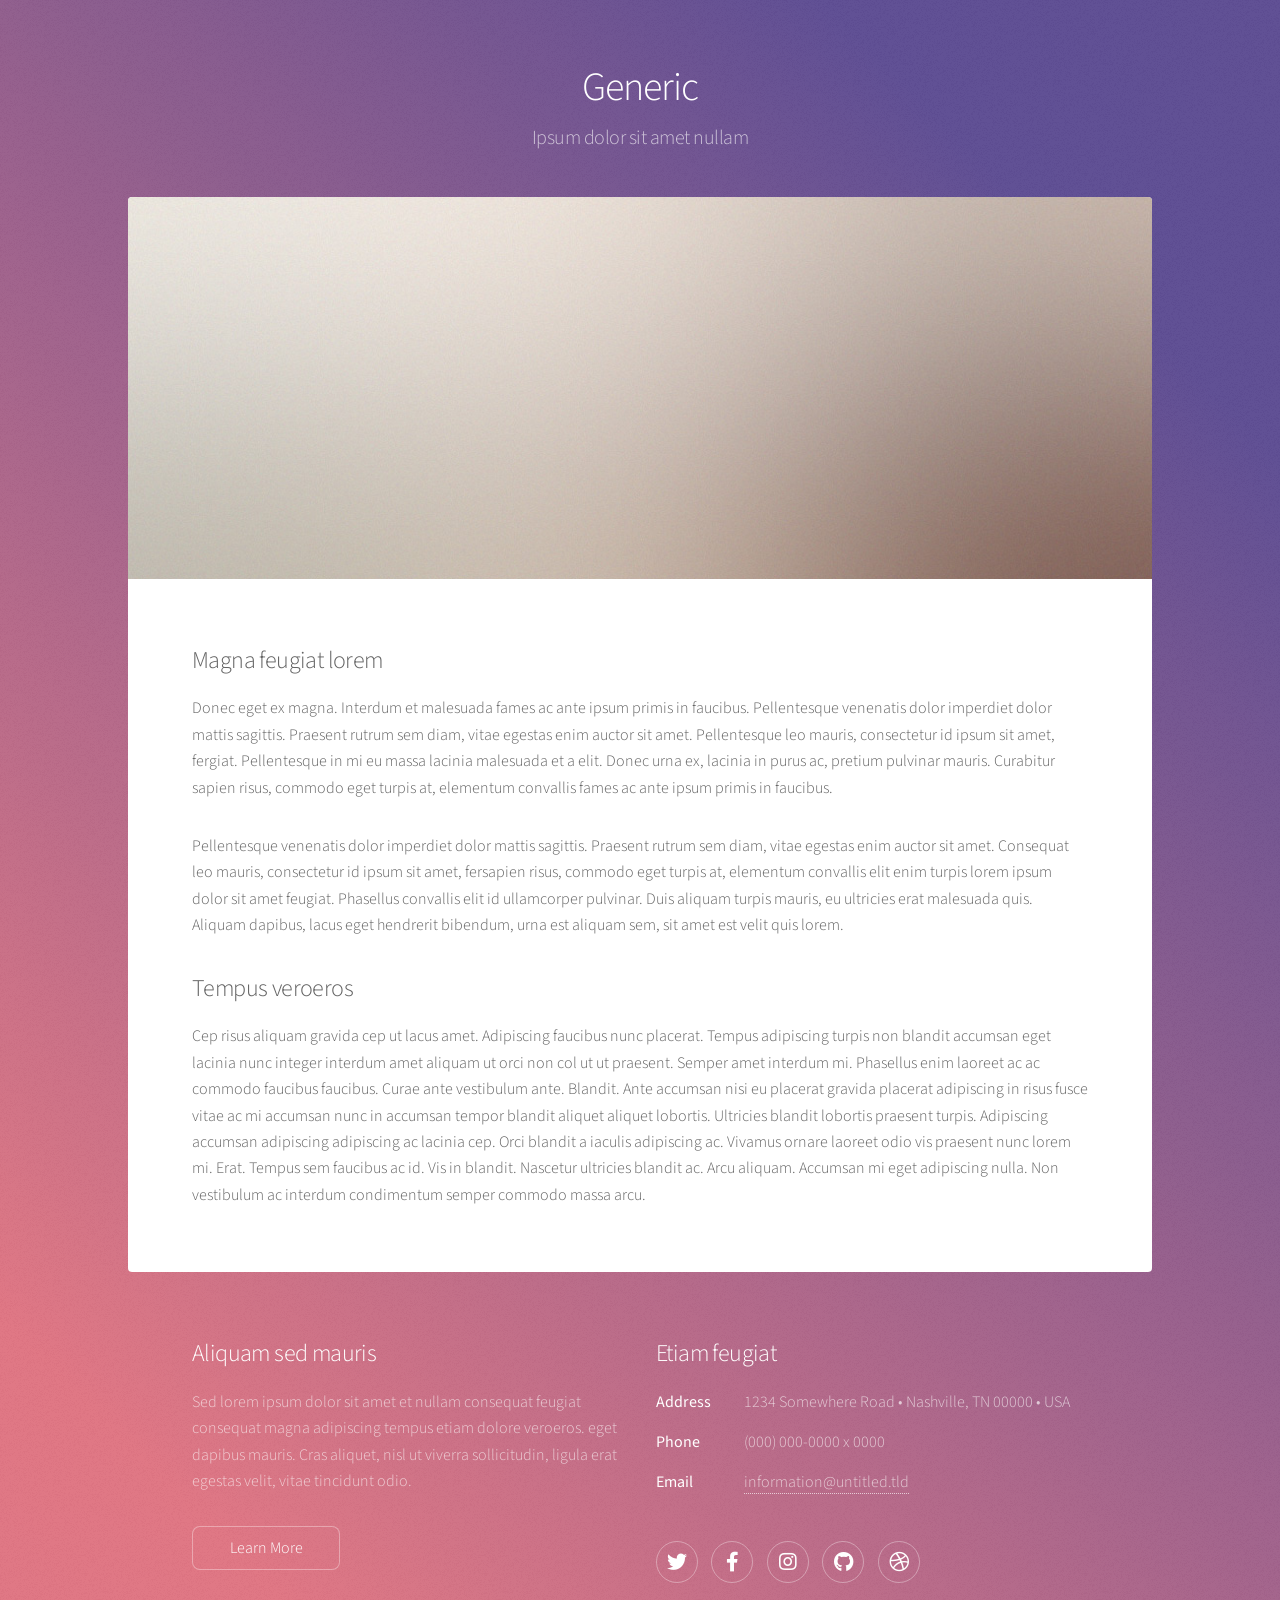
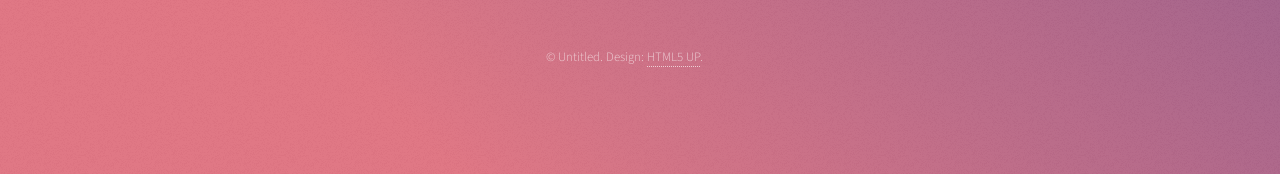
<file: generic.html>
<!DOCTYPE HTML>
<!--
	Stellar by HTML5 UP
	html5up.net | @ajlkn
	Free for personal and commercial use under the CCA 3.0 license (html5up.net/license)
-->
<html>
	<head>
		<title>Generic - Stellar by HTML5 UP</title>
		<meta charset="utf-8" />
		<meta name="viewport" content="width=device-width, initial-scale=1, user-scalable=no" />
		<link rel="stylesheet" href="assets/css/main.css" />
		<noscript><link rel="stylesheet" href="assets/css/noscript.css" /></noscript>
	</head>
	<body class="is-preload">

		<!-- Wrapper -->
			<div id="wrapper">

				<!-- Header -->
					<header id="header">
						<h1>Generic</h1>
						<p>Ipsum dolor sit amet nullam</p>
					</header>

				<!-- Main -->
					<div id="main">

						<!-- Content -->
							<section id="content" class="main">
								<span class="image main"><img src="images/pic04.jpg" alt="" /></span>
								<h2>Magna feugiat lorem</h2>
								<p>Donec eget ex magna. Interdum et malesuada fames ac ante ipsum primis in faucibus. Pellentesque venenatis dolor imperdiet dolor mattis sagittis. Praesent rutrum sem diam, vitae egestas enim auctor sit amet. Pellentesque leo mauris, consectetur id ipsum sit amet, fergiat. Pellentesque in mi eu massa lacinia malesuada et a elit. Donec urna ex, lacinia in purus ac, pretium pulvinar mauris. Curabitur sapien risus, commodo eget turpis at, elementum convallis fames ac ante ipsum primis in faucibus.</p>
								<p>Pellentesque venenatis dolor imperdiet dolor mattis sagittis. Praesent rutrum sem diam, vitae egestas enim auctor sit amet. Consequat leo mauris, consectetur id ipsum sit amet, fersapien risus, commodo eget turpis at, elementum convallis elit enim turpis lorem ipsum dolor sit amet feugiat. Phasellus convallis elit id ullamcorper pulvinar. Duis aliquam turpis mauris, eu ultricies erat malesuada quis. Aliquam dapibus, lacus eget hendrerit bibendum, urna est aliquam sem, sit amet est velit quis lorem.</p>
								<h2>Tempus veroeros</h2>
								<p>Cep risus aliquam gravida cep ut lacus amet. Adipiscing faucibus nunc placerat. Tempus adipiscing turpis non blandit accumsan eget lacinia nunc integer interdum amet aliquam ut orci non col ut ut praesent. Semper amet interdum mi. Phasellus enim laoreet ac ac commodo faucibus faucibus. Curae ante vestibulum ante. Blandit. Ante accumsan nisi eu placerat gravida placerat adipiscing in risus fusce vitae ac mi accumsan nunc in accumsan tempor blandit aliquet aliquet lobortis. Ultricies blandit lobortis praesent turpis. Adipiscing accumsan adipiscing adipiscing ac lacinia cep. Orci blandit a iaculis adipiscing ac. Vivamus ornare laoreet odio vis praesent nunc lorem mi. Erat. Tempus sem faucibus ac id. Vis in blandit. Nascetur ultricies blandit ac. Arcu aliquam. Accumsan mi eget adipiscing nulla. Non vestibulum ac interdum condimentum semper commodo massa arcu.</p>
							</section>

					</div>

				<!-- Footer -->
					<footer id="footer">
						<section>
							<h2>Aliquam sed mauris</h2>
							<p>Sed lorem ipsum dolor sit amet et nullam consequat feugiat consequat magna adipiscing tempus etiam dolore veroeros. eget dapibus mauris. Cras aliquet, nisl ut viverra sollicitudin, ligula erat egestas velit, vitae tincidunt odio.</p>
							<ul class="actions">
								<li><a href="#" class="button">Learn More</a></li>
							</ul>
						</section>
						<section>
							<h2>Etiam feugiat</h2>
							<dl class="alt">
								<dt>Address</dt>
								<dd>1234 Somewhere Road &bull; Nashville, TN 00000 &bull; USA</dd>
								<dt>Phone</dt>
								<dd>(000) 000-0000 x 0000</dd>
								<dt>Email</dt>
								<dd><a href="#">information@untitled.tld</a></dd>
							</dl>
							<ul class="icons">
								<li><a href="#" class="icon brands fa-twitter alt"><span class="label">Twitter</span></a></li>
								<li><a href="#" class="icon brands fa-facebook-f alt"><span class="label">Facebook</span></a></li>
								<li><a href="#" class="icon brands fa-instagram alt"><span class="label">Instagram</span></a></li>
								<li><a href="#" class="icon brands fa-github alt"><span class="label">GitHub</span></a></li>
								<li><a href="#" class="icon brands fa-dribbble alt"><span class="label">Dribbble</span></a></li>
							</ul>
						</section>
						<p class="copyright">&copy; Untitled. Design: <a href="https://html5up.net">HTML5 UP</a>.</p>
					</footer>

			</div>

		<!-- Scripts -->
			<script src="assets/js/jquery.min.js"></script>
			<script src="assets/js/jquery.scrollex.min.js"></script>
			<script src="assets/js/jquery.scrolly.min.js"></script>
			<script src="assets/js/browser.min.js"></script>
			<script src="assets/js/breakpoints.min.js"></script>
			<script src="assets/js/util.js"></script>
			<script src="assets/js/main.js"></script>

	</body>
</html>
</file>
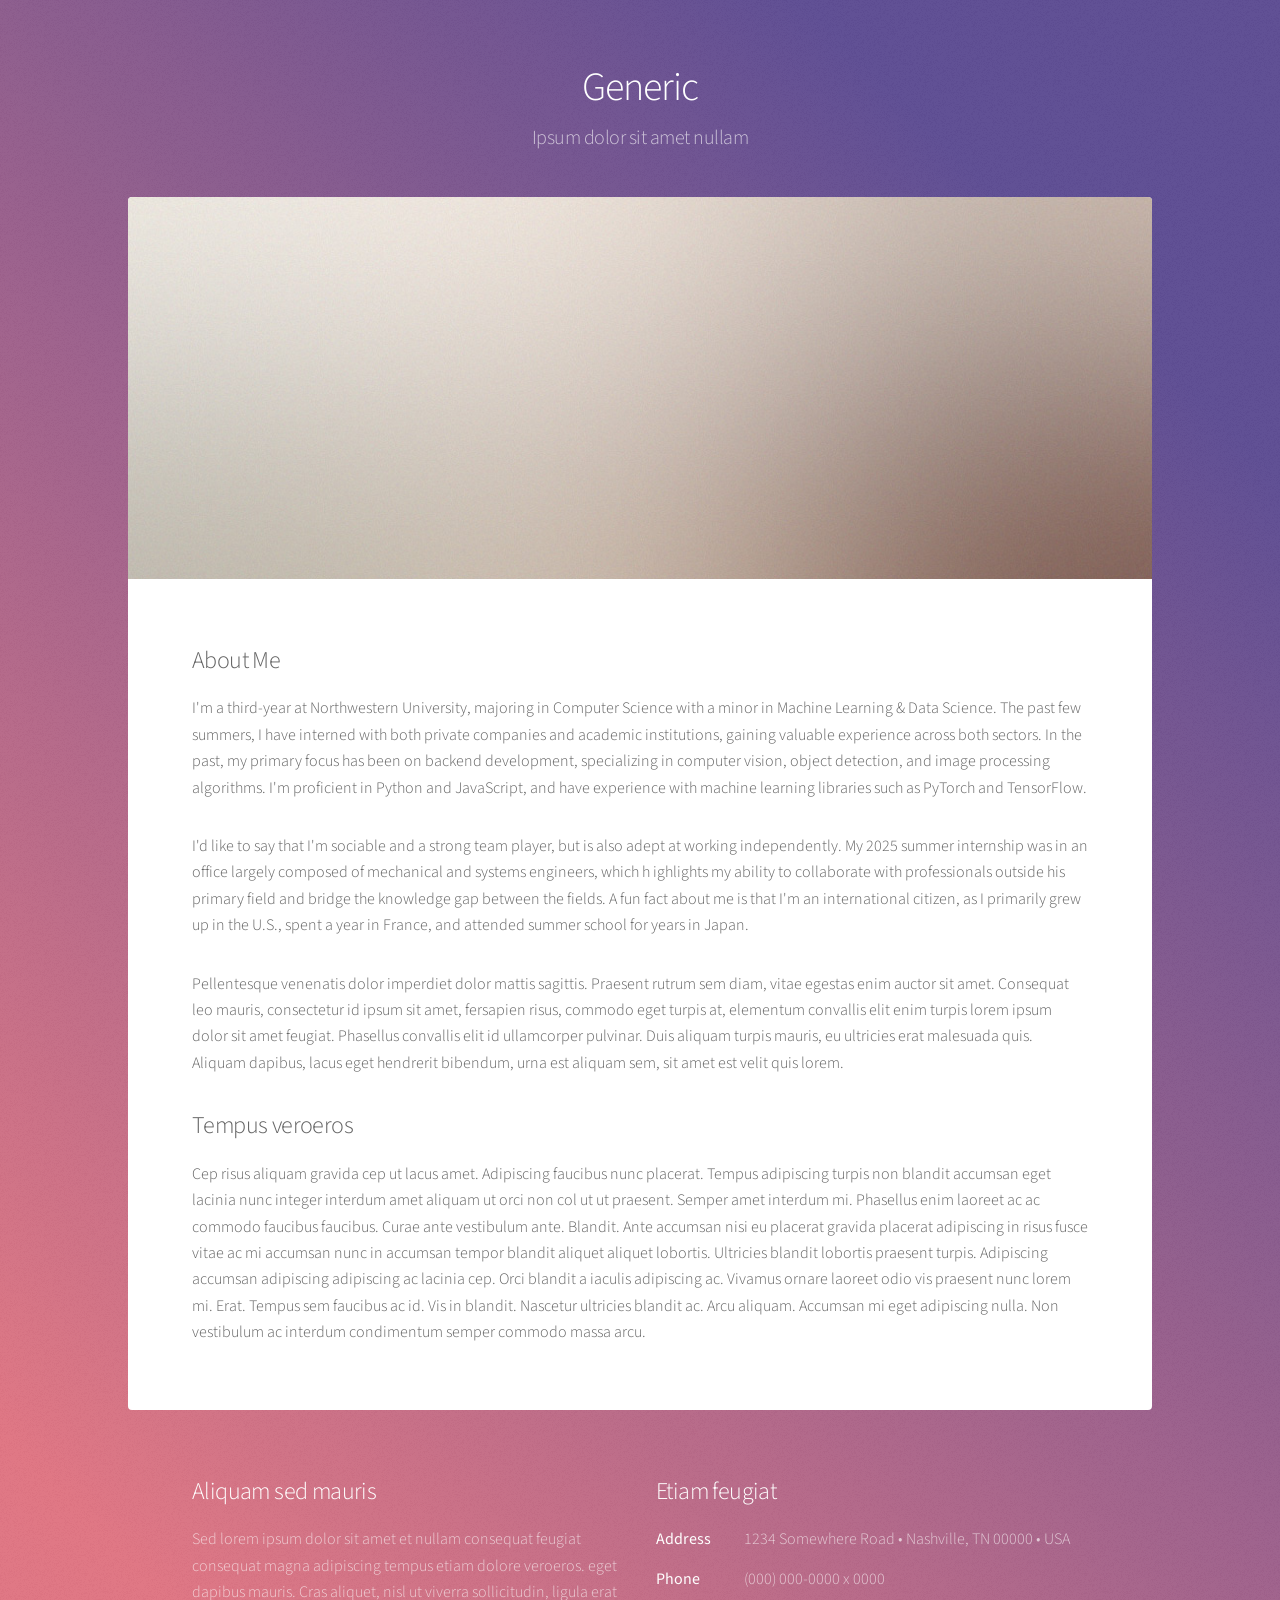
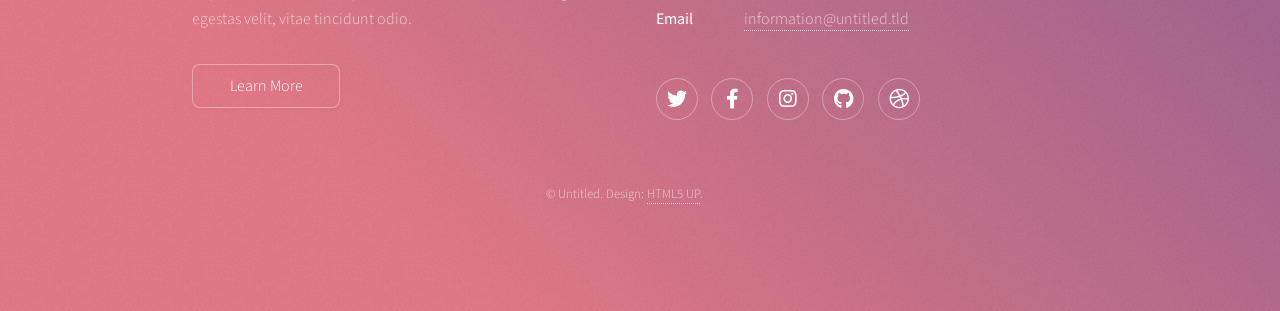
<file: hobbies.html>
<!DOCTYPE HTML>
<!--
	Stellar by HTML5 UP
	html5up.net | @ajlkn
	Free for personal and commercial use under the CCA 3.0 license (html5up.net/license)
-->
<html>
	<head>
		<title>Generic - Stellar by HTML5 UP</title>
		<meta charset="utf-8" />
		<meta name="viewport" content="width=device-width, initial-scale=1, user-scalable=no" />
		<link rel="stylesheet" href="assets/css/main.css" />
		<noscript><link rel="stylesheet" href="assets/css/noscript.css" /></noscript>
	</head>
	<body class="is-preload">

		<!-- Wrapper -->
			<div id="wrapper">

				<!-- Header -->
					<header id="header">
						<h1>Generic</h1>
						<p>Ipsum dolor sit amet nullam</p>
					</header>

				<!-- Main -->
					<div id="main">

						<!-- Content -->
							<section id="content" class="main">
								<span class="image main"><img src="images/pic04.jpg" alt="" /></span>
								<h2>About Me</h2>
								<p>I'm a third-year at Northwestern University, majoring in Computer Science 
									with a minor in Machine Learning & Data Science. The past few summers, I 
									have interned with both private companies and academic institutions, 
									gaining valuable experience across both sectors. In the past, my primary 
									focus has been on backend development, specializing in computer vision, 
									object detection, and image processing algorithms. I'm proficient in Python 
									and JavaScript, and have experience with machine learning libraries such as 
									PyTorch and TensorFlow. </p>
									
								<p> I'd like to say that I'm sociable and a strong team 
									player, but is also adept at working independently. My 2025 summer internship 
									was in an office largely composed of mechanical and systems engineers, which h
									ighlights my ability to collaborate with professionals outside his primary 
									field and bridge the knowledge gap between the fields. A fun fact about me 
									is that I'm an international citizen, as I primarily grew up in the U.S., 
									spent a year in France, and attended summer school for years in Japan.</p>
								<p>Pellentesque venenatis dolor imperdiet dolor mattis sagittis. Praesent rutrum sem diam, vitae egestas enim auctor sit amet. Consequat leo mauris, consectetur id ipsum sit amet, fersapien risus, commodo eget turpis at, elementum convallis elit enim turpis lorem ipsum dolor sit amet feugiat. Phasellus convallis elit id ullamcorper pulvinar. Duis aliquam turpis mauris, eu ultricies erat malesuada quis. Aliquam dapibus, lacus eget hendrerit bibendum, urna est aliquam sem, sit amet est velit quis lorem.</p>
								<h2>Tempus veroeros</h2>
								<p>Cep risus aliquam gravida cep ut lacus amet. Adipiscing faucibus nunc placerat. Tempus adipiscing turpis non blandit accumsan eget lacinia nunc integer interdum amet aliquam ut orci non col ut ut praesent. Semper amet interdum mi. Phasellus enim laoreet ac ac commodo faucibus faucibus. Curae ante vestibulum ante. Blandit. Ante accumsan nisi eu placerat gravida placerat adipiscing in risus fusce vitae ac mi accumsan nunc in accumsan tempor blandit aliquet aliquet lobortis. Ultricies blandit lobortis praesent turpis. Adipiscing accumsan adipiscing adipiscing ac lacinia cep. Orci blandit a iaculis adipiscing ac. Vivamus ornare laoreet odio vis praesent nunc lorem mi. Erat. Tempus sem faucibus ac id. Vis in blandit. Nascetur ultricies blandit ac. Arcu aliquam. Accumsan mi eget adipiscing nulla. Non vestibulum ac interdum condimentum semper commodo massa arcu.</p>
							</section>

					</div>

				<!-- Footer -->
					<footer id="footer">
						<section>
							<h2>Aliquam sed mauris</h2>
							<p>Sed lorem ipsum dolor sit amet et nullam consequat feugiat consequat magna adipiscing tempus etiam dolore veroeros. eget dapibus mauris. Cras aliquet, nisl ut viverra sollicitudin, ligula erat egestas velit, vitae tincidunt odio.</p>
							<ul class="actions">
								<li><a href="#" class="button">Learn More</a></li>
							</ul>
						</section>
						<section>
							<h2>Etiam feugiat</h2>
							<dl class="alt">
								<dt>Address</dt>
								<dd>1234 Somewhere Road &bull; Nashville, TN 00000 &bull; USA</dd>
								<dt>Phone</dt>
								<dd>(000) 000-0000 x 0000</dd>
								<dt>Email</dt>
								<dd><a href="#">information@untitled.tld</a></dd>
							</dl>
							<ul class="icons">
								<li><a href="#" class="icon brands fa-twitter alt"><span class="label">Twitter</span></a></li>
								<li><a href="#" class="icon brands fa-facebook-f alt"><span class="label">Facebook</span></a></li>
								<li><a href="#" class="icon brands fa-instagram alt"><span class="label">Instagram</span></a></li>
								<li><a href="#" class="icon brands fa-github alt"><span class="label">GitHub</span></a></li>
								<li><a href="#" class="icon brands fa-dribbble alt"><span class="label">Dribbble</span></a></li>
							</ul>
						</section>
						<p class="copyright">&copy; Untitled. Design: <a href="https://html5up.net">HTML5 UP</a>.</p>
					</footer>

			</div>

		<!-- Scripts -->
			<script src="assets/js/jquery.min.js"></script>
			<script src="assets/js/jquery.scrollex.min.js"></script>
			<script src="assets/js/jquery.scrolly.min.js"></script>
			<script src="assets/js/browser.min.js"></script>
			<script src="assets/js/breakpoints.min.js"></script>
			<script src="assets/js/util.js"></script>
			<script src="assets/js/main.js"></script>

	</body>
</html>
</file>
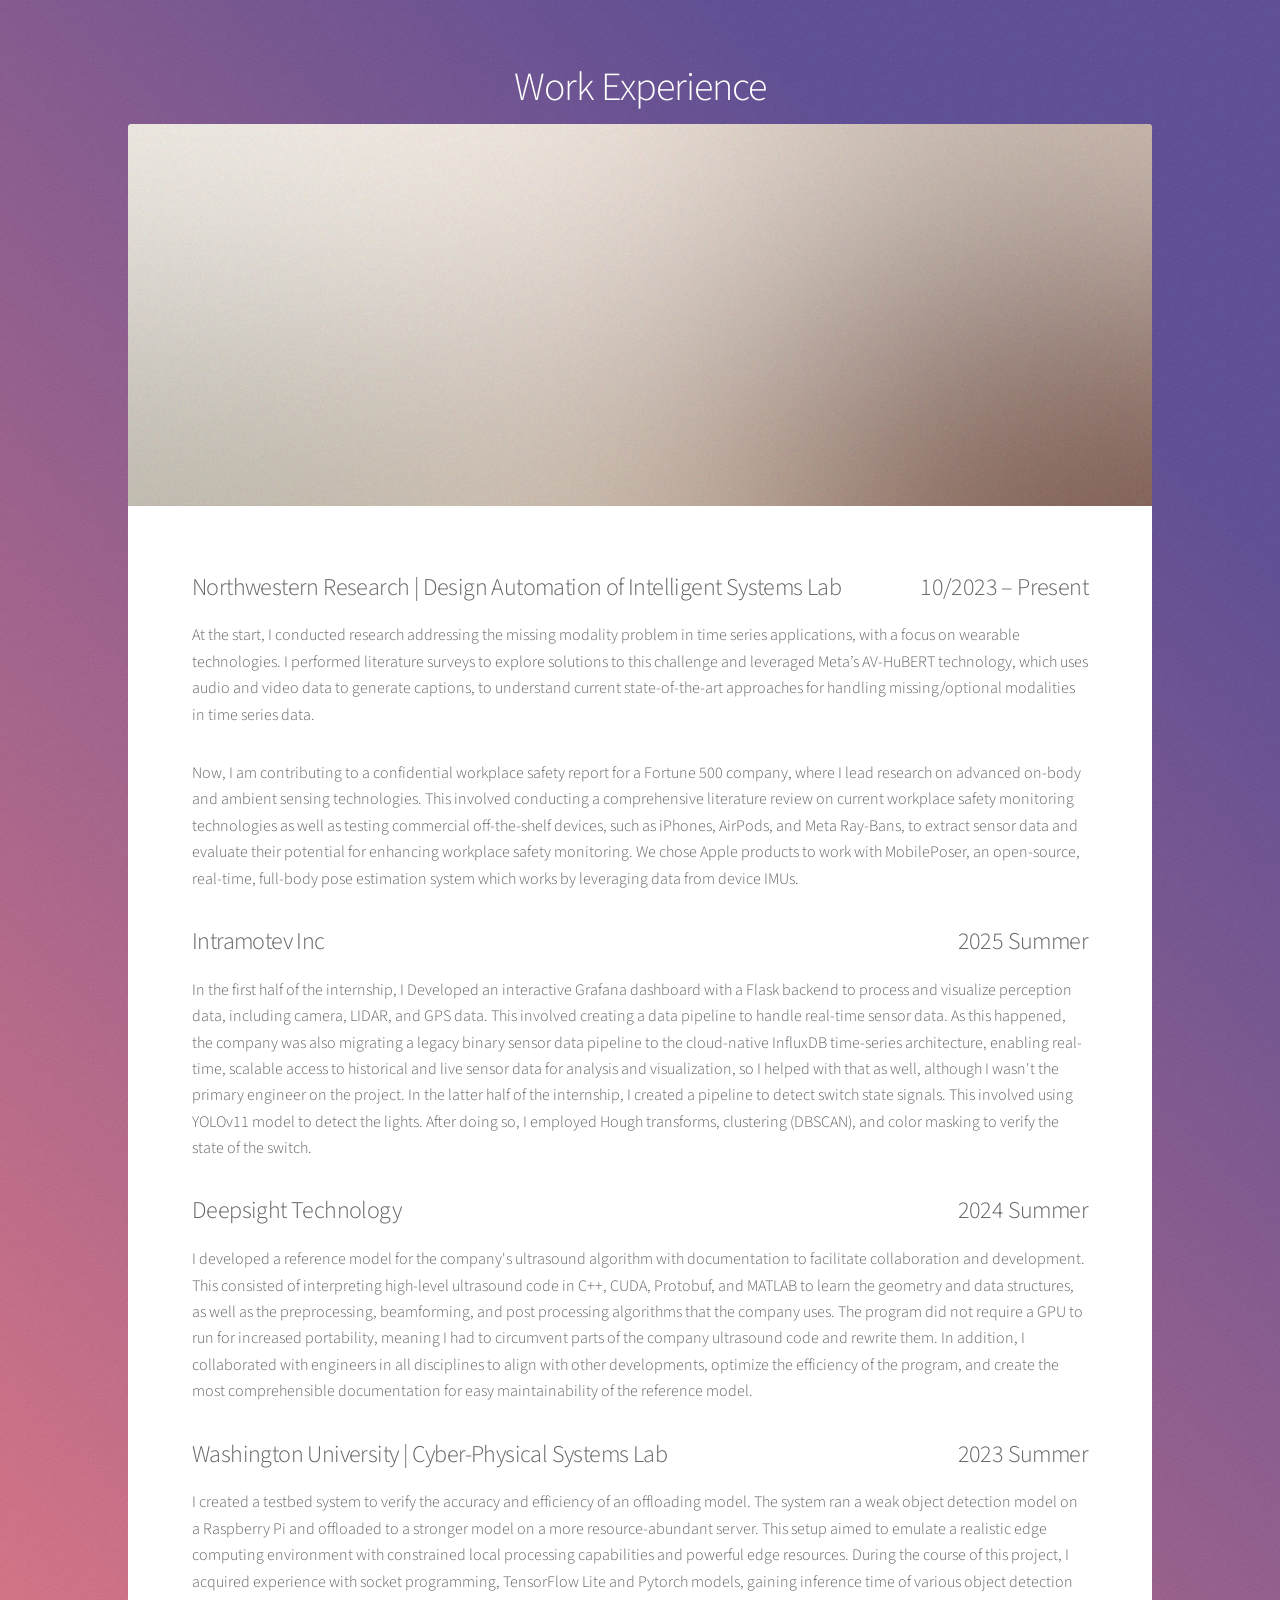
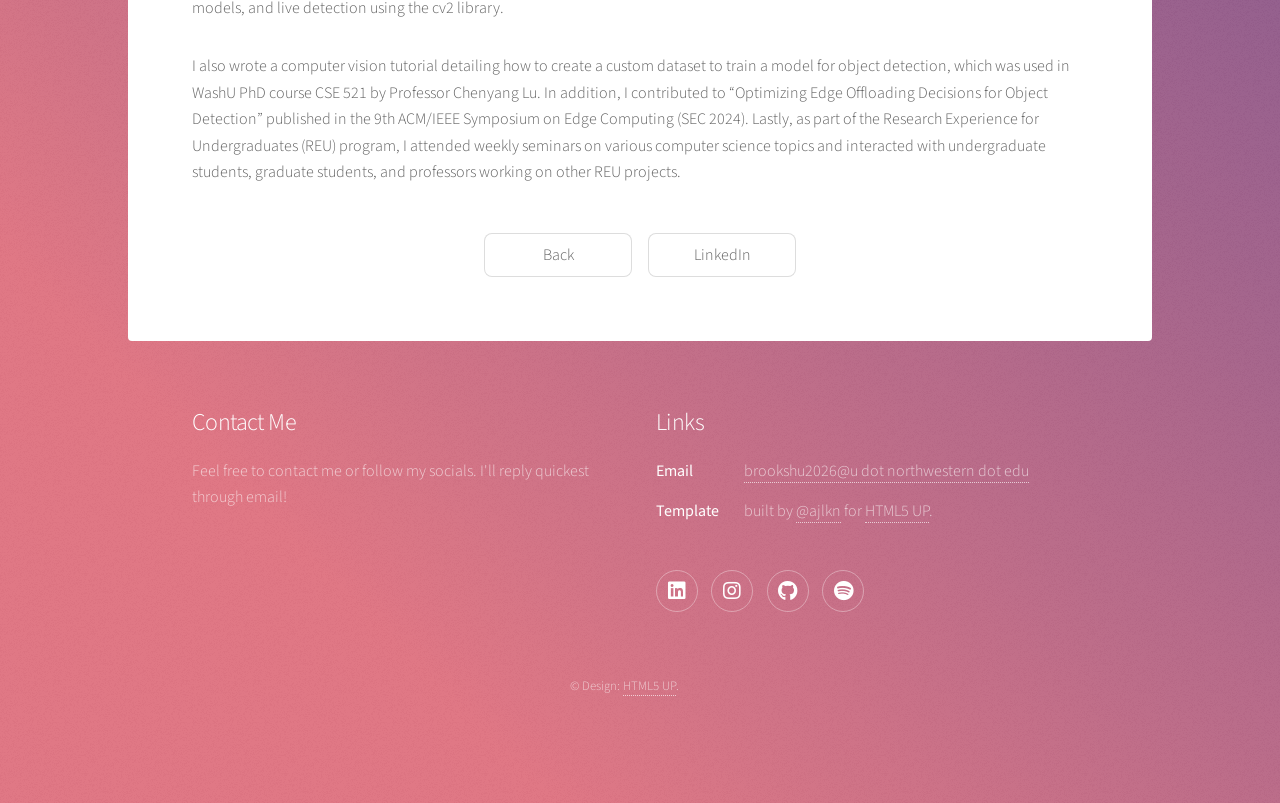
<file: work experience.html>
<!DOCTYPE HTML>
<!--
	Stellar by HTML5 UP
	html5up.net | @ajlkn
	Free for personal and commercial use under the CCA 3.0 license (html5up.net/license)
-->
<html>
	<head>
		<title>Generic - Stellar by HTML5 UP</title>
		<meta charset="utf-8" />
		<meta name="viewport" content="width=device-width, initial-scale=1, user-scalable=no" />
		<link rel="stylesheet" href="assets/css/main.css?v=17" />
		<noscript><link rel="stylesheet" href="assets/css/noscript.css" /></noscript>
	</head>
	<body class="is-preload">

		<!-- Wrapper -->
			<div id="wrapper">

				<!-- Header -->
					<header id="header">
						<h1>Work Experience</h1>
					</header>

				<!-- Main -->
					<div id="main">

						<!-- Content -->
							<section id="content" class="main">
								<span class="image main"><img src="images/pic04.jpg" alt="" /></span>
								<!-- Northwestern University-->
								<h2 style="display: flex; justify-content: space-between; align-items: center;">
									<span>Northwestern Research | Design Automation of Intelligent Systems Lab</span>
									<span>10/2023 – Present</span>
								  </h2>
								<p>At the start, I conducted research addressing the missing modality problem in 
									time series applications, with a focus on wearable technologies. I performed 
									literature surveys to explore solutions to this challenge and leveraged Meta’s 
									AV-HuBERT technology, which uses audio and video data to generate captions, to 
									understand current state-of-the-art approaches for handling missing/optional 
									modalities in time series data. </p>
								<p> Now, I am contributing to a confidential 
									workplace safety report for a Fortune 500 company, where I lead research on 
									advanced on-body and ambient sensing technologies. This involved conducting a 
									comprehensive literature review on current workplace safety monitoring 
									technologies as well as testing commercial off-the-shelf devices, such as 
									iPhones, AirPods, and Meta Ray-Bans, to extract sensor data and evaluate their 
									potential for enhancing workplace safety monitoring. We chose Apple products to
									work with MobilePoser, an open-source, real-time, full-body pose estimation 
									system which works by leveraging data from device IMUs. 
								</p>

								<!-- Intramotev Inc-->
								<h2 style="display: flex; justify-content: space-between; align-items: center;">
									<span>Intramotev Inc</span>
									<span>2025 Summer</span>
								  </h2>
								<p>
									In the first half of the internship, I Developed an interactive Grafana 
									dashboard with a Flask backend to process and visualize perception data,
									including camera, LIDAR, and GPS data. This involved creating a data 
									pipeline to handle real-time sensor data. As this happened, the company
									was also migrating a legacy binary sensor data pipeline to the cloud-native 
									InfluxDB time-series architecture, enabling real-time, scalable access to 
									historical and live sensor data for analysis and visualization, so I helped
									with that as well, although I wasn't the primary engineer on the project.
									In the latter half of the internship, I created a pipeline to detect switch 
									state signals. This involved using YOLOv11 model to detect the lights. After
									doing so, I employed Hough transforms, clustering (DBSCAN), and color 
									masking to verify the state of the switch.
								</p>
								
								<!-- <h2>Deepsight Technology</h2> -->
								<h2 style="display: flex; justify-content: space-between; align-items: center;">
									<span>Deepsight Technology</span>
									<span>2024 Summer</span>
								  </h2>
								<p>I developed a reference model for the company's ultrasound algorithm with 
									documentation to facilitate collaboration and development. This consisted 
									of interpreting high-level ultrasound code in C++, CUDA, Protobuf, and 
									MATLAB to learn the geometry and data structures, as well as the preprocessing, 
									beamforming, and post processing algorithms that the company uses. The 
									program did not require a GPU to run for increased portability, meaning I had 
									to circumvent parts of the company ultrasound code and rewrite them. In addition, 
									I collaborated with engineers in all disciplines to align with other 
									developments, optimize the efficiency of the program, and create the most 
									comprehensible documentation for easy maintainability of the reference model.</p>

								<h2 style="display: flex; justify-content: space-between; align-items: center;">
									<span>Washington University | Cyber-Physical Systems Lab</span>
									<span>2023 Summer</span>
								  </h2>
								<p>I created a testbed system to verify the accuracy and efficiency of an offloading 
									model. The system ran a weak object detection model on a Raspberry Pi and offloaded 
									to a stronger model on a more resource-abundant server. This setup aimed to emulate 
									a realistic edge computing environment with constrained local processing 
									capabilities and powerful edge resources. During the course of this project, I 
									acquired experience with socket programming, TensorFlow Lite and Pytorch models, 
									gaining inference time of various object detection models, and live detection using 
									the cv2 library. </p>
								<p>I also wrote a computer vision tutorial detailing how to create a custom dataset 
									to train a model for object detection, which was used in WashU PhD course CSE 521 
									by Professor Chenyang Lu. In addition, I contributed to “Optimizing Edge Offloading 
									Decisions for Object Detection” published in the 9th ACM/IEEE Symposium on Edge 
									Computing (SEC 2024). Lastly, as part of the Research Experience for Undergraduates 
									(REU) program, I attended weekly seminars on various computer science topics and 
									interacted with undergraduate students, graduate students, and professors working 
									on other REU projects.</p>
								<footer class="major">
									<ul class="actions special">
										<li><a href="index.html#first" class="button" data-back-target="first">Back</a></li>
										<li><a href="https://www.linkedin.com/in/brookshu/" class="button">LinkedIn</a></li>
									</ul>
								</footer>
							</section>
							
					</div>
					
				<!-- Footer -->
				<footer id="footer">
					<section>
						<h2>Contact Me</h2>
						<p>Feel free to contact me or follow my socials. I'll reply quickest
							through email!
						</p>
						<!-- <ul class="actions">
							<li><a href="generic.html" class="button">Learn More</a></li>
						</ul> -->
					</section>
					<section>
						<h2>Links</h2>
						<dl class="alt">
							<dt>Email</dt>
							<dd><a href="#">brookshu2026@u dot northwestern dot edu</a></dd>
							<dt>Template</dt>
							<dd>built by <a href="https://twitter.com/ajlkn">@ajlkn</a> for <a href="https://html5up.net">HTML5 UP</a>.</dd>
						</dl>
						<ul class="icons">
							<li><a href="https://www.linkedin.com/in/brookshu/" class="icon brands fa-linkedin alt"><span class="label">LinkedIn</span></a></li>
							<li><a href="https://www.instagram.com/brooks.hh/" class="icon brands fa-instagram alt"><span class="label">Instagram</span></a></li>
							<li><a href="https://github.com/brookshu/" class="icon brands fa-github alt"><span class="label">GitHub</span></a></li>
							<li><a href="https://open.spotify.com/user/ssr0ok%24?si=bda9dff0d5514252" class="icon brands fa-spotify alt"><span class="label">Spotify</span></a></li>
						</ul>
					</section>
					<p class="copyright">&copy; Design: <a href="https://html5up.net">HTML5 UP</a>.</p>
				</footer>

			</div>

		<!-- Scripts -->
			<script src="assets/js/jquery.min.js"></script>
			<script src="assets/js/jquery.scrollex.min.js"></script>
			<script src="assets/js/jquery.scrolly.min.js"></script>
			<script src="assets/js/browser.min.js"></script>
			<script src="assets/js/breakpoints.min.js"></script>
			<script src="assets/js/util.js"></script>
			<script src="assets/js/main.js?v=7"></script>

	</body>
</html>
</file>
<file: assets/css/noscript.css>
/*
	Stellar by HTML5 UP
	html5up.net | @ajlkn
	Free for personal and commercial use under the CCA 3.0 license (html5up.net/license)
*/

/* Header */

	body.is-preload #header.alt > * {
		opacity: 1;
	}

	body.is-preload #header.alt .logo {
		-moz-transform: none;
		-webkit-transform: none;
		-ms-transform: none;
		transform: none;
	}
</file>
<file: assets/css/main.css>
@import url(fontawesome-all.min.css);
@import 'https://fonts.googleapis.com/css?family=Source+Sans+Pro:300,400';

/*
	Stellar by HTML5 UP
	html5up.net | @ajlkn
	Free for personal and commercial use under the CCA 3.0 license (html5up.net/license)
*/

html, body, div, span, applet, object,
iframe, h1, h2, h3, h4, h5, h6, p, blockquote,
pre, a, abbr, acronym, address, big, cite,
code, del, dfn, em, img, ins, kbd, q, s, samp,
small, strike, strong, sub, sup, tt, var, b,
u, i, center, dl, dt, dd, ol, ul, li, fieldset,
form, label, legend, table, caption, tbody,
tfoot, thead, tr, th, td, article, aside,
canvas, details, embed, figure, figcaption,
footer, header, hgroup, menu, nav, output, ruby,
section, summary, time, mark, audio, video {
	margin: 0;
	padding: 0;
	border: 0;
	font-size: 100%;
	font: inherit;
	vertical-align: baseline;}

article, aside, details, figcaption, figure,
footer, header, hgroup, menu, nav, section {
	display: block;}

body {
	line-height: 1;
}

ol, ul {
	list-style: none;
}

blockquote, q {
	quotes: none;
}

	blockquote:before, blockquote:after, q:before, q:after {
		content: '';
		content: none;
	}

table {
	border-collapse: collapse;
	border-spacing: 0;
}

body {
	-webkit-text-size-adjust: none;
}

mark {
	background-color: transparent;
	color: inherit;
}

input::-moz-focus-inner {
	border: 0;
	padding: 0;
}

input, select, textarea {
	-moz-appearance: none;
	-webkit-appearance: none;
	-ms-appearance: none;
	appearance: none;
}

/* Basic */

	@-ms-viewport {
		width: device-width;
	}

	body {
		-ms-overflow-style: scrollbar;
	}

	@media screen and (max-width: 480px) {

		html, body {
			min-width: 320px;
		}

	}

	html {
		box-sizing: border-box;
	}

	*, *:before, *:after {
		box-sizing: inherit;
	}

	body {
		background-color: #935d8c;
		background-image: url("images/overlay.png"), -moz-linear-gradient(45deg, #e37682 15%, #5f4d93 85%);
		background-image: url("images/overlay.png"), -webkit-linear-gradient(45deg, #e37682 15%, #5f4d93 85%);
		background-image: url("images/overlay.png"), -ms-linear-gradient(45deg, #e37682 15%, #5f4d93 85%);
		background-image: url("images/overlay.png"), linear-gradient(45deg, #e37682 15%, #5f4d93 85%);
	}

		body.is-preload *, body.is-preload *:before, body.is-preload *:after {
			-moz-animation: none !important;
			-webkit-animation: none !important;
			-ms-animation: none !important;
			animation: none !important;
			-moz-transition: none !important;
			-webkit-transition: none !important;
			-ms-transition: none !important;
			transition: none !important;
		}

/* Type */

	body {
		background-color: #935d8c;
		color: rgba(255, 255, 255, 0.65);
	}

	body, input, select, textarea {
		font-family: "Source Sans Pro", Helvetica, sans-serif;
		font-size: 17pt;
		font-weight: 300;
		line-height: 1.65;
	}

		@media screen and (max-width: 1680px) {

			body, input, select, textarea {
				font-size: 14pt;
			}

		}

		@media screen and (max-width: 1280px) {

			body, input, select, textarea {
				font-size: 12pt;
			}

		}

		@media screen and (max-width: 360px) {

			body, input, select, textarea {
				font-size: 11pt;
			}

		}

	a {
		-moz-transition: color 0.2s ease, border-bottom 0.2s ease;
		-webkit-transition: color 0.2s ease, border-bottom 0.2s ease;
		-ms-transition: color 0.2s ease, border-bottom 0.2s ease;
		transition: color 0.2s ease, border-bottom 0.2s ease;
		text-decoration: none;
		border-bottom: dotted 1px;
		color: inherit;
	}

		a:hover {
			border-bottom-color: transparent;
		}

	strong, b {
		font-weight: 400;
	}

	em, i {
		font-style: italic;
	}

	p {
		margin: 0 0 2em 0;
	}

		p.content {
			-moz-columns: 20em 2;
			-webkit-columns: 20em 2;
			-ms-columns: 20em 2;
			columns: 20em 2;
			-moz-column-gap: 2em;
			-webkit-column-gap: 2em;
			-ms-column-gap: 2em;
			column-gap: 2em;
			text-align: justify;
		}

	h1, h2, h3, h4, h5, h6 {
		font-weight: 300;
		line-height: 1.5;
		margin: 0 0 0.7em 0;
		letter-spacing: -0.025em;
	}

		h1 a, h2 a, h3 a, h4 a, h5 a, h6 a {
			color: inherit;
			text-decoration: none;
		}

	h1 {
		font-size: 2.5em;
		line-height: 1.2;
	}

	h2 {
		font-size: 1.5em;
	}

	h3 {
		font-size: 1.25em;
	}

	h4 {
		font-size: 1.1em;
	}

	h5 {
		font-size: 0.9em;
	}

	h6 {
		font-size: 0.7em;
	}

	@media screen and (max-width: 736px) {

		h1 {
			font-size: 2em;
		}

	}

	sub {
		font-size: 0.8em;
		position: relative;
		top: 0.5em;
	}

	sup {
		font-size: 0.8em;
		position: relative;
		top: -0.5em;
	}

	blockquote {
		border-left: solid 4px;
		font-style: italic;
		margin: 0 0 2em 0;
		padding: 0.5em 0 0.5em 2em;
	}

	code {
		border-radius: 8px;
		border: solid 1px;
		font-family: "Courier New", monospace;
		font-size: 0.9em;
		margin: 0 0.25em;
		padding: 0.25em 0.65em;
	}

	pre {
		-webkit-overflow-scrolling: touch;
		font-family: "Courier New", monospace;
		font-size: 0.9em;
		margin: 0 0 2em 0;
	}

		pre code {
			display: block;
			line-height: 1.75;
			padding: 1em 1.5em;
			overflow-x: auto;
		}

	hr {
		border: 0;
		border-bottom: solid 1px;
		margin: 2em 0;
	}

		hr.major {
			margin: 3em 0;
		}

	.align-left {
		text-align: left;
	}

	.align-center {
		text-align: center;
	}

	.align-right {
		text-align: right;
	}

	input, select, textarea {
		color: #ffffff;
	}

	a:hover {
		color: #ffffff;
	}

	strong, b {
		color: #ffffff;
	}

	h1, h2, h3, h4, h5, h6 {
		color: #ffffff;
	}

	blockquote {
		border-left-color: rgba(255, 255, 255, 0.35);
	}

	code {
		background: rgba(255, 255, 255, 0.075);
		border-color: rgba(255, 255, 255, 0.35);
	}

	hr {
		border-bottom-color: rgba(255, 255, 255, 0.35);
	}

/* Row */

	.row {
		display: flex;
		flex-wrap: wrap;
		box-sizing: border-box;
		align-items: stretch;
	}

		.row > * {
			box-sizing: border-box;
		}

		.row.gtr-uniform > * > :last-child {
			margin-bottom: 0;
		}

		.row.aln-left {
			justify-content: flex-start;
		}

		.row.aln-center {
			justify-content: center;
		}

		.row.aln-right {
			justify-content: flex-end;
		}

		.row.aln-top {
			align-items: flex-start;
		}

		.row.aln-middle {
			align-items: center;
		}

		.row.aln-bottom {
			align-items: flex-end;
		}

		.row > .imp {
			order: -1;
		}

		.row > .col-1 {
			width: 8.33333%;
		}

		.row > .off-1 {
			margin-left: 8.33333%;
		}

		.row > .col-2 {
			width: 16.66667%;
		}

		.row > .off-2 {
			margin-left: 16.66667%;
		}

		.row > .col-3 {
			width: 25%;
		}

		.row > .off-3 {
			margin-left: 25%;
		}

		.row > .col-4 {
			width: 33.33333%;
		}

		.row > .off-4 {
			margin-left: 33.33333%;
		}

		.row > .col-5 {
			width: 41.66667%;
		}

		.row > .off-5 {
			margin-left: 41.66667%;
		}

		.row > .col-6 {
			width: 50%;
		}

		.row > .off-6 {
			margin-left: 50%;
		}

		.row > .col-7 {
			width: 58.33333%;
		}

		.row > .off-7 {
			margin-left: 58.33333%;
		}

		.row > .col-8 {
			width: 66.66667%;
		}

		.row > .off-8 {
			margin-left: 66.66667%;
		}

		.row > .col-9 {
			width: 75%;
		}

		.row > .off-9 {
			margin-left: 75%;
		}

		.row > .col-10 {
			width: 83.33333%;
		}

		.row > .off-10 {
			margin-left: 83.33333%;
		}

		.row > .col-11 {
			width: 91.66667%;
		}

		.row > .off-11 {
			margin-left: 91.66667%;
		}

		.row > .col-12 {
			width: 100%;
		}

		.row > .off-12 {
			margin-left: 100%;
		}

		.row.gtr-0 {
			margin-top: 0;
			margin-left: 0em;
		}

			.row.gtr-0 > * {
				padding: 0 0 0 0em;
			}

			.row.gtr-0.gtr-uniform {
				margin-top: 0em;
			}

				.row.gtr-0.gtr-uniform > * {
					padding-top: 0em;
				}

		.row.gtr-25 {
			margin-top: 0;
			margin-left: -0.375em;
		}

			.row.gtr-25 > * {
				padding: 0 0 0 0.375em;
			}

			.row.gtr-25.gtr-uniform {
				margin-top: -0.375em;
			}

				.row.gtr-25.gtr-uniform > * {
					padding-top: 0.375em;
				}

		.row.gtr-50 {
			margin-top: 0;
			margin-left: -0.75em;
		}

			.row.gtr-50 > * {
				padding: 0 0 0 0.75em;
			}

			.row.gtr-50.gtr-uniform {
				margin-top: -0.75em;
			}

				.row.gtr-50.gtr-uniform > * {
					padding-top: 0.75em;
				}

		.row {
			margin-top: 0;
			margin-left: -1.5em;
		}

			.row > * {
				padding: 0 0 0 1.5em;
			}

			.row.gtr-uniform {
				margin-top: -1.5em;
			}

				.row.gtr-uniform > * {
					padding-top: 1.5em;
				}

		.row.gtr-150 {
			margin-top: 0;
			margin-left: -2.25em;
		}

			.row.gtr-150 > * {
				padding: 0 0 0 2.25em;
			}

			.row.gtr-150.gtr-uniform {
				margin-top: -2.25em;
			}

				.row.gtr-150.gtr-uniform > * {
					padding-top: 2.25em;
				}

		.row.gtr-200 {
			margin-top: 0;
			margin-left: -3em;
		}

			.row.gtr-200 > * {
				padding: 0 0 0 3em;
			}

			.row.gtr-200.gtr-uniform {
				margin-top: -3em;
			}

				.row.gtr-200.gtr-uniform > * {
					padding-top: 3em;
				}

		@media screen and (max-width: 1680px) {

			.row {
				display: flex;
				flex-wrap: wrap;
				box-sizing: border-box;
				align-items: stretch;
			}

				.row > * {
					box-sizing: border-box;
				}

				.row.gtr-uniform > * > :last-child {
					margin-bottom: 0;
				}

				.row.aln-left {
					justify-content: flex-start;
				}

				.row.aln-center {
					justify-content: center;
				}

				.row.aln-right {
					justify-content: flex-end;
				}

				.row.aln-top {
					align-items: flex-start;
				}

				.row.aln-middle {
					align-items: center;
				}

				.row.aln-bottom {
					align-items: flex-end;
				}

				.row > .imp-xlarge {
					order: -1;
				}

				.row > .col-1-xlarge {
					width: 8.33333%;
				}

				.row > .off-1-xlarge {
					margin-left: 8.33333%;
				}

				.row > .col-2-xlarge {
					width: 16.66667%;
				}

				.row > .off-2-xlarge {
					margin-left: 16.66667%;
				}

				.row > .col-3-xlarge {
					width: 25%;
				}

				.row > .off-3-xlarge {
					margin-left: 25%;
				}

				.row > .col-4-xlarge {
					width: 33.33333%;
				}

				.row > .off-4-xlarge {
					margin-left: 33.33333%;
				}

				.row > .col-5-xlarge {
					width: 41.66667%;
				}

				.row > .off-5-xlarge {
					margin-left: 41.66667%;
				}

				.row > .col-6-xlarge {
					width: 50%;
				}

				.row > .off-6-xlarge {
					margin-left: 50%;
				}

				.row > .col-7-xlarge {
					width: 58.33333%;
				}

				.row > .off-7-xlarge {
					margin-left: 58.33333%;
				}

				.row > .col-8-xlarge {
					width: 66.66667%;
				}

				.row > .off-8-xlarge {
					margin-left: 66.66667%;
				}

				.row > .col-9-xlarge {
					width: 75%;
				}

				.row > .off-9-xlarge {
					margin-left: 75%;
				}

				.row > .col-10-xlarge {
					width: 83.33333%;
				}

				.row > .off-10-xlarge {
					margin-left: 83.33333%;
				}

				.row > .col-11-xlarge {
					width: 91.66667%;
				}

				.row > .off-11-xlarge {
					margin-left: 91.66667%;
				}

				.row > .col-12-xlarge {
					width: 100%;
				}

				.row > .off-12-xlarge {
					margin-left: 100%;
				}

				.row.gtr-0 {
					margin-top: 0;
					margin-left: 0em;
				}

					.row.gtr-0 > * {
						padding: 0 0 0 0em;
					}

					.row.gtr-0.gtr-uniform {
						margin-top: 0em;
					}

						.row.gtr-0.gtr-uniform > * {
							padding-top: 0em;
						}

				.row.gtr-25 {
					margin-top: 0;
					margin-left: -0.375em;
				}

					.row.gtr-25 > * {
						padding: 0 0 0 0.375em;
					}

					.row.gtr-25.gtr-uniform {
						margin-top: -0.375em;
					}

						.row.gtr-25.gtr-uniform > * {
							padding-top: 0.375em;
						}

				.row.gtr-50 {
					margin-top: 0;
					margin-left: -0.75em;
				}

					.row.gtr-50 > * {
						padding: 0 0 0 0.75em;
					}

					.row.gtr-50.gtr-uniform {
						margin-top: -0.75em;
					}

						.row.gtr-50.gtr-uniform > * {
							padding-top: 0.75em;
						}

				.row {
					margin-top: 0;
					margin-left: -1.5em;
				}

					.row > * {
						padding: 0 0 0 1.5em;
					}

					.row.gtr-uniform {
						margin-top: -1.5em;
					}

						.row.gtr-uniform > * {
							padding-top: 1.5em;
						}

				.row.gtr-150 {
					margin-top: 0;
					margin-left: -2.25em;
				}

					.row.gtr-150 > * {
						padding: 0 0 0 2.25em;
					}

					.row.gtr-150.gtr-uniform {
						margin-top: -2.25em;
					}

						.row.gtr-150.gtr-uniform > * {
							padding-top: 2.25em;
						}

				.row.gtr-200 {
					margin-top: 0;
					margin-left: -3em;
				}

					.row.gtr-200 > * {
						padding: 0 0 0 3em;
					}

					.row.gtr-200.gtr-uniform {
						margin-top: -3em;
					}

						.row.gtr-200.gtr-uniform > * {
							padding-top: 3em;
						}

		}

		@media screen and (max-width: 1280px) {

			.row {
				display: flex;
				flex-wrap: wrap;
				box-sizing: border-box;
				align-items: stretch;
			}

				.row > * {
					box-sizing: border-box;
				}

				.row.gtr-uniform > * > :last-child {
					margin-bottom: 0;
				}

				.row.aln-left {
					justify-content: flex-start;
				}

				.row.aln-center {
					justify-content: center;
				}

				.row.aln-right {
					justify-content: flex-end;
				}

				.row.aln-top {
					align-items: flex-start;
				}

				.row.aln-middle {
					align-items: center;
				}

				.row.aln-bottom {
					align-items: flex-end;
				}

				.row > .imp-large {
					order: -1;
				}

				.row > .col-1-large {
					width: 8.33333%;
				}

				.row > .off-1-large {
					margin-left: 8.33333%;
				}

				.row > .col-2-large {
					width: 16.66667%;
				}

				.row > .off-2-large {
					margin-left: 16.66667%;
				}

				.row > .col-3-large {
					width: 25%;
				}

				.row > .off-3-large {
					margin-left: 25%;
				}

				.row > .col-4-large {
					width: 33.33333%;
				}

				.row > .off-4-large {
					margin-left: 33.33333%;
				}

				.row > .col-5-large {
					width: 41.66667%;
				}

				.row > .off-5-large {
					margin-left: 41.66667%;
				}

				.row > .col-6-large {
					width: 50%;
				}

				.row > .off-6-large {
					margin-left: 50%;
				}

				.row > .col-7-large {
					width: 58.33333%;
				}

				.row > .off-7-large {
					margin-left: 58.33333%;
				}

				.row > .col-8-large {
					width: 66.66667%;
				}

				.row > .off-8-large {
					margin-left: 66.66667%;
				}

				.row > .col-9-large {
					width: 75%;
				}

				.row > .off-9-large {
					margin-left: 75%;
				}

				.row > .col-10-large {
					width: 83.33333%;
				}

				.row > .off-10-large {
					margin-left: 83.33333%;
				}

				.row > .col-11-large {
					width: 91.66667%;
				}

				.row > .off-11-large {
					margin-left: 91.66667%;
				}

				.row > .col-12-large {
					width: 100%;
				}

				.row > .off-12-large {
					margin-left: 100%;
				}

				.row.gtr-0 {
					margin-top: 0;
					margin-left: 0em;
				}

					.row.gtr-0 > * {
						padding: 0 0 0 0em;
					}

					.row.gtr-0.gtr-uniform {
						margin-top: 0em;
					}

						.row.gtr-0.gtr-uniform > * {
							padding-top: 0em;
						}

				.row.gtr-25 {
					margin-top: 0;
					margin-left: -0.375em;
				}

					.row.gtr-25 > * {
						padding: 0 0 0 0.375em;
					}

					.row.gtr-25.gtr-uniform {
						margin-top: -0.375em;
					}

						.row.gtr-25.gtr-uniform > * {
							padding-top: 0.375em;
						}

				.row.gtr-50 {
					margin-top: 0;
					margin-left: -0.75em;
				}

					.row.gtr-50 > * {
						padding: 0 0 0 0.75em;
					}

					.row.gtr-50.gtr-uniform {
						margin-top: -0.75em;
					}

						.row.gtr-50.gtr-uniform > * {
							padding-top: 0.75em;
						}

				.row {
					margin-top: 0;
					margin-left: -1.5em;
				}

					.row > * {
						padding: 0 0 0 1.5em;
					}

					.row.gtr-uniform {
						margin-top: -1.5em;
					}

						.row.gtr-uniform > * {
							padding-top: 1.5em;
						}

				.row.gtr-150 {
					margin-top: 0;
					margin-left: -2.25em;
				}

					.row.gtr-150 > * {
						padding: 0 0 0 2.25em;
					}

					.row.gtr-150.gtr-uniform {
						margin-top: -2.25em;
					}

						.row.gtr-150.gtr-uniform > * {
							padding-top: 2.25em;
						}

				.row.gtr-200 {
					margin-top: 0;
					margin-left: -3em;
				}

					.row.gtr-200 > * {
						padding: 0 0 0 3em;
					}

					.row.gtr-200.gtr-uniform {
						margin-top: -3em;
					}

						.row.gtr-200.gtr-uniform > * {
							padding-top: 3em;
						}

		}

		@media screen and (max-width: 980px) {

			.row {
				display: flex;
				flex-wrap: wrap;
				box-sizing: border-box;
				align-items: stretch;
			}

				.row > * {
					box-sizing: border-box;
				}

				.row.gtr-uniform > * > :last-child {
					margin-bottom: 0;
				}

				.row.aln-left {
					justify-content: flex-start;
				}

				.row.aln-center {
					justify-content: center;
				}

				.row.aln-right {
					justify-content: flex-end;
				}

				.row.aln-top {
					align-items: flex-start;
				}

				.row.aln-middle {
					align-items: center;
				}

				.row.aln-bottom {
					align-items: flex-end;
				}

				.row > .imp-medium {
					order: -1;
				}

				.row > .col-1-medium {
					width: 8.33333%;
				}

				.row > .off-1-medium {
					margin-left: 8.33333%;
				}

				.row > .col-2-medium {
					width: 16.66667%;
				}

				.row > .off-2-medium {
					margin-left: 16.66667%;
				}

				.row > .col-3-medium {
					width: 25%;
				}

				.row > .off-3-medium {
					margin-left: 25%;
				}

				.row > .col-4-medium {
					width: 33.33333%;
				}

				.row > .off-4-medium {
					margin-left: 33.33333%;
				}

				.row > .col-5-medium {
					width: 41.66667%;
				}

				.row > .off-5-medium {
					margin-left: 41.66667%;
				}

				.row > .col-6-medium {
					width: 50%;
				}

				.row > .off-6-medium {
					margin-left: 50%;
				}

				.row > .col-7-medium {
					width: 58.33333%;
				}

				.row > .off-7-medium {
					margin-left: 58.33333%;
				}

				.row > .col-8-medium {
					width: 66.66667%;
				}

				.row > .off-8-medium {
					margin-left: 66.66667%;
				}

				.row > .col-9-medium {
					width: 75%;
				}

				.row > .off-9-medium {
					margin-left: 75%;
				}

				.row > .col-10-medium {
					width: 83.33333%;
				}

				.row > .off-10-medium {
					margin-left: 83.33333%;
				}

				.row > .col-11-medium {
					width: 91.66667%;
				}

				.row > .off-11-medium {
					margin-left: 91.66667%;
				}

				.row > .col-12-medium {
					width: 100%;
				}

				.row > .off-12-medium {
					margin-left: 100%;
				}

				.row.gtr-0 {
					margin-top: 0;
					margin-left: 0em;
				}

					.row.gtr-0 > * {
						padding: 0 0 0 0em;
					}

					.row.gtr-0.gtr-uniform {
						margin-top: 0em;
					}

						.row.gtr-0.gtr-uniform > * {
							padding-top: 0em;
						}

				.row.gtr-25 {
					margin-top: 0;
					margin-left: -0.375em;
				}

					.row.gtr-25 > * {
						padding: 0 0 0 0.375em;
					}

					.row.gtr-25.gtr-uniform {
						margin-top: -0.375em;
					}

						.row.gtr-25.gtr-uniform > * {
							padding-top: 0.375em;
						}

				.row.gtr-50 {
					margin-top: 0;
					margin-left: -0.75em;
				}

					.row.gtr-50 > * {
						padding: 0 0 0 0.75em;
					}

					.row.gtr-50.gtr-uniform {
						margin-top: -0.75em;
					}

						.row.gtr-50.gtr-uniform > * {
							padding-top: 0.75em;
						}

				.row {
					margin-top: 0;
					margin-left: -1.5em;
				}

					.row > * {
						padding: 0 0 0 1.5em;
					}

					.row.gtr-uniform {
						margin-top: -1.5em;
					}

						.row.gtr-uniform > * {
							padding-top: 1.5em;
						}

				.row.gtr-150 {
					margin-top: 0;
					margin-left: -2.25em;
				}

					.row.gtr-150 > * {
						padding: 0 0 0 2.25em;
					}

					.row.gtr-150.gtr-uniform {
						margin-top: -2.25em;
					}

						.row.gtr-150.gtr-uniform > * {
							padding-top: 2.25em;
						}

				.row.gtr-200 {
					margin-top: 0;
					margin-left: -3em;
				}

					.row.gtr-200 > * {
						padding: 0 0 0 3em;
					}

					.row.gtr-200.gtr-uniform {
						margin-top: -3em;
					}

						.row.gtr-200.gtr-uniform > * {
							padding-top: 3em;
						}

		}

		@media screen and (max-width: 736px) {

			.row {
				display: flex;
				flex-wrap: wrap;
				box-sizing: border-box;
				align-items: stretch;
			}

				.row > * {
					box-sizing: border-box;
				}

				.row.gtr-uniform > * > :last-child {
					margin-bottom: 0;
				}

				.row.aln-left {
					justify-content: flex-start;
				}

				.row.aln-center {
					justify-content: center;
				}

				.row.aln-right {
					justify-content: flex-end;
				}

				.row.aln-top {
					align-items: flex-start;
				}

				.row.aln-middle {
					align-items: center;
				}

				.row.aln-bottom {
					align-items: flex-end;
				}

				.row > .imp-small {
					order: -1;
				}

				.row > .col-1-small {
					width: 8.33333%;
				}

				.row > .off-1-small {
					margin-left: 8.33333%;
				}

				.row > .col-2-small {
					width: 16.66667%;
				}

				.row > .off-2-small {
					margin-left: 16.66667%;
				}

				.row > .col-3-small {
					width: 25%;
				}

				.row > .off-3-small {
					margin-left: 25%;
				}

				.row > .col-4-small {
					width: 33.33333%;
				}

				.row > .off-4-small {
					margin-left: 33.33333%;
				}

				.row > .col-5-small {
					width: 41.66667%;
				}

				.row > .off-5-small {
					margin-left: 41.66667%;
				}

				.row > .col-6-small {
					width: 50%;
				}

				.row > .off-6-small {
					margin-left: 50%;
				}

				.row > .col-7-small {
					width: 58.33333%;
				}

				.row > .off-7-small {
					margin-left: 58.33333%;
				}

				.row > .col-8-small {
					width: 66.66667%;
				}

				.row > .off-8-small {
					margin-left: 66.66667%;
				}

				.row > .col-9-small {
					width: 75%;
				}

				.row > .off-9-small {
					margin-left: 75%;
				}

				.row > .col-10-small {
					width: 83.33333%;
				}

				.row > .off-10-small {
					margin-left: 83.33333%;
				}

				.row > .col-11-small {
					width: 91.66667%;
				}

				.row > .off-11-small {
					margin-left: 91.66667%;
				}

				.row > .col-12-small {
					width: 100%;
				}

				.row > .off-12-small {
					margin-left: 100%;
				}

				.row.gtr-0 {
					margin-top: 0;
					margin-left: 0em;
				}

					.row.gtr-0 > * {
						padding: 0 0 0 0em;
					}

					.row.gtr-0.gtr-uniform {
						margin-top: 0em;
					}

						.row.gtr-0.gtr-uniform > * {
							padding-top: 0em;
						}

				.row.gtr-25 {
					margin-top: 0;
					margin-left: -0.25em;
				}

					.row.gtr-25 > * {
						padding: 0 0 0 0.25em;
					}

					.row.gtr-25.gtr-uniform {
						margin-top: -0.25em;
					}

						.row.gtr-25.gtr-uniform > * {
							padding-top: 0.25em;
						}

				.row.gtr-50 {
					margin-top: 0;
					margin-left: -0.5em;
				}

					.row.gtr-50 > * {
						padding: 0 0 0 0.5em;
					}

					.row.gtr-50.gtr-uniform {
						margin-top: -0.5em;
					}

						.row.gtr-50.gtr-uniform > * {
							padding-top: 0.5em;
						}

				.row {
					margin-top: 0;
					margin-left: -1em;
				}

					.row > * {
						padding: 0 0 0 1em;
					}

					.row.gtr-uniform {
						margin-top: -1em;
					}

						.row.gtr-uniform > * {
							padding-top: 1em;
						}

				.row.gtr-150 {
					margin-top: 0;
					margin-left: -1.5em;
				}

					.row.gtr-150 > * {
						padding: 0 0 0 1.5em;
					}

					.row.gtr-150.gtr-uniform {
						margin-top: -1.5em;
					}

						.row.gtr-150.gtr-uniform > * {
							padding-top: 1.5em;
						}

				.row.gtr-200 {
					margin-top: 0;
					margin-left: -2em;
				}

					.row.gtr-200 > * {
						padding: 0 0 0 2em;
					}

					.row.gtr-200.gtr-uniform {
						margin-top: -2em;
					}

						.row.gtr-200.gtr-uniform > * {
							padding-top: 2em;
						}

		}

		@media screen and (max-width: 480px) {

			.row {
				display: flex;
				flex-wrap: wrap;
				box-sizing: border-box;
				align-items: stretch;
			}

				.row > * {
					box-sizing: border-box;
				}

				.row.gtr-uniform > * > :last-child {
					margin-bottom: 0;
				}

				.row.aln-left {
					justify-content: flex-start;
				}

				.row.aln-center {
					justify-content: center;
				}

				.row.aln-right {
					justify-content: flex-end;
				}

				.row.aln-top {
					align-items: flex-start;
				}

				.row.aln-middle {
					align-items: center;
				}

				.row.aln-bottom {
					align-items: flex-end;
				}

				.row > .imp-xsmall {
					order: -1;
				}

				.row > .col-1-xsmall {
					width: 8.33333%;
				}

				.row > .off-1-xsmall {
					margin-left: 8.33333%;
				}

				.row > .col-2-xsmall {
					width: 16.66667%;
				}

				.row > .off-2-xsmall {
					margin-left: 16.66667%;
				}

				.row > .col-3-xsmall {
					width: 25%;
				}

				.row > .off-3-xsmall {
					margin-left: 25%;
				}

				.row > .col-4-xsmall {
					width: 33.33333%;
				}

				.row > .off-4-xsmall {
					margin-left: 33.33333%;
				}

				.row > .col-5-xsmall {
					width: 41.66667%;
				}

				.row > .off-5-xsmall {
					margin-left: 41.66667%;
				}

				.row > .col-6-xsmall {
					width: 50%;
				}

				.row > .off-6-xsmall {
					margin-left: 50%;
				}

				.row > .col-7-xsmall {
					width: 58.33333%;
				}

				.row > .off-7-xsmall {
					margin-left: 58.33333%;
				}

				.row > .col-8-xsmall {
					width: 66.66667%;
				}

				.row > .off-8-xsmall {
					margin-left: 66.66667%;
				}

				.row > .col-9-xsmall {
					width: 75%;
				}

				.row > .off-9-xsmall {
					margin-left: 75%;
				}

				.row > .col-10-xsmall {
					width: 83.33333%;
				}

				.row > .off-10-xsmall {
					margin-left: 83.33333%;
				}

				.row > .col-11-xsmall {
					width: 91.66667%;
				}

				.row > .off-11-xsmall {
					margin-left: 91.66667%;
				}

				.row > .col-12-xsmall {
					width: 100%;
				}

				.row > .off-12-xsmall {
					margin-left: 100%;
				}

				.row.gtr-0 {
					margin-top: 0;
					margin-left: 0em;
				}

					.row.gtr-0 > * {
						padding: 0 0 0 0em;
					}

					.row.gtr-0.gtr-uniform {
						margin-top: 0em;
					}

						.row.gtr-0.gtr-uniform > * {
							padding-top: 0em;
						}

				.row.gtr-25 {
					margin-top: 0;
					margin-left: -0.3125em;
				}

					.row.gtr-25 > * {
						padding: 0 0 0 0.3125em;
					}

					.row.gtr-25.gtr-uniform {
						margin-top: -0.3125em;
					}

						.row.gtr-25.gtr-uniform > * {
							padding-top: 0.3125em;
						}

				.row.gtr-50 {
					margin-top: 0;
					margin-left: -0.625em;
				}

					.row.gtr-50 > * {
						padding: 0 0 0 0.625em;
					}

					.row.gtr-50.gtr-uniform {
						margin-top: -0.625em;
					}

						.row.gtr-50.gtr-uniform > * {
							padding-top: 0.625em;
						}

				.row {
					margin-top: 0;
					margin-left: -1.25em;
				}

					.row > * {
						padding: 0 0 0 1.25em;
					}

					.row.gtr-uniform {
						margin-top: -1.25em;
					}

						.row.gtr-uniform > * {
							padding-top: 1.25em;
						}

				.row.gtr-150 {
					margin-top: 0;
					margin-left: -1.875em;
				}

					.row.gtr-150 > * {
						padding: 0 0 0 1.875em;
					}

					.row.gtr-150.gtr-uniform {
						margin-top: -1.875em;
					}

						.row.gtr-150.gtr-uniform > * {
							padding-top: 1.875em;
						}

				.row.gtr-200 {
					margin-top: 0;
					margin-left: -2.5em;
				}

					.row.gtr-200 > * {
						padding: 0 0 0 2.5em;
					}

					.row.gtr-200.gtr-uniform {
						margin-top: -2.5em;
					}

						.row.gtr-200.gtr-uniform > * {
							padding-top: 2.5em;
						}

		}

/* Box */

	.box {
		border-radius: 8px;
		border: solid;
		margin-bottom: 2em;
		padding: 1.5em;
	}

		.box > :last-child,
		.box > :last-child > :last-child,
		.box > :last-child > :last-child > :last-child {
			margin-bottom: 0;
		}

		.box.alt {
			border: 0;
			border-radius: 0;
			padding: 0;
		}

	.box {
		border-color: rgba(255, 255, 255, 0.35);
	}

/* Button */

	input[type="submit"],
	input[type="reset"],
	input[type="button"],
	button,
	.button {
		-moz-appearance: none;
		-webkit-appearance: none;
		-ms-appearance: none;
		appearance: none;
		-moz-transition: background-color 0.2s ease-in-out, color 0.2s ease-in-out;
		-webkit-transition: background-color 0.2s ease-in-out, color 0.2s ease-in-out;
		-ms-transition: background-color 0.2s ease-in-out, color 0.2s ease-in-out;
		transition: background-color 0.2s ease-in-out, color 0.2s ease-in-out;
		border-radius: 8px;
		border: 0;
		cursor: pointer;
		display: inline-block;
		font-weight: 300;
		height: 2.75em;
		line-height: 2.75em;
		min-width: 9.25em;
		padding: 0 1.5em;
		text-align: center;
		text-decoration: none;
		white-space: nowrap;
	}

		input[type="submit"].icon,
		input[type="reset"].icon,
		input[type="button"].icon,
		button.icon,
		.button.icon {
			padding-left: 1.35em;
		}

			input[type="submit"].icon:before,
			input[type="reset"].icon:before,
			input[type="button"].icon:before,
			button.icon:before,
			.button.icon:before {
				margin-right: 0.5em;
			}

		input[type="submit"].fit,
		input[type="reset"].fit,
		input[type="button"].fit,
		button.fit,
		.button.fit {
			width: 100%;
		}

		input[type="submit"].small,
		input[type="reset"].small,
		input[type="button"].small,
		button.small,
		.button.small {
			font-size: 0.8em;
		}

		input[type="submit"].large,
		input[type="reset"].large,
		input[type="button"].large,
		button.large,
		.button.large {
			font-size: 1.35em;
		}

		input[type="submit"].disabled, input[type="submit"]:disabled,
		input[type="reset"].disabled,
		input[type="reset"]:disabled,
		input[type="button"].disabled,
		input[type="button"]:disabled,
		button.disabled,
		button:disabled,
		.button.disabled,
		.button:disabled {
			pointer-events: none;
			opacity: 0.25;
		}

		@media screen and (max-width: 736px) {

			input[type="submit"],
			input[type="reset"],
			input[type="button"],
			button,
			.button {
				min-width: 0;
			}

		}

	input[type="submit"],
	input[type="reset"],
	input[type="button"],
	button,
	.button {
		background-color: transparent;
		box-shadow: inset 0 0 0 1px rgba(255, 255, 255, 0.35);
		color: #ffffff !important;
	}

		input[type="submit"]:hover,
		input[type="reset"]:hover,
		input[type="button"]:hover,
		button:hover,
		.button:hover {
			background-color: rgba(255, 255, 255, 0.075);
		}

		input[type="submit"]:active,
		input[type="reset"]:active,
		input[type="button"]:active,
		button:active,
		.button:active {
			background-color: rgba(255, 255, 255, 0.2);
		}

		input[type="submit"].icon:before,
		input[type="reset"].icon:before,
		input[type="button"].icon:before,
		button.icon:before,
		.button.icon:before {
			color: rgba(255, 255, 255, 0.5);
		}

		input[type="submit"].primary,
		input[type="reset"].primary,
		input[type="button"].primary,
		button.primary,
		.button.primary {
			background-color: #8cc9f0;
			color: #ffffff !important;
			box-shadow: none;
		}

			input[type="submit"].primary:hover,
			input[type="reset"].primary:hover,
			input[type="button"].primary:hover,
			button.primary:hover,
			.button.primary:hover {
				background-color: #9acff2;
			}

			input[type="submit"].primary:active,
			input[type="reset"].primary:active,
			input[type="button"].primary:active,
			button.primary:active,
			.button.primary:active {
				background-color: #7ec3ee;
			}

			input[type="submit"].primary.icon:before,
			input[type="reset"].primary.icon:before,
			input[type="button"].primary.icon:before,
			button.primary.icon:before,
			.button.primary.icon:before {
				color: #ffffff !important;
			}

/* Form */

	form {
		margin: 0 0 2em 0;
	}

	label {
		display: block;
		font-size: 0.9em;
		font-weight: 400;
		margin: 0 0 1em 0;
	}

	input[type="text"],
	input[type="password"],
	input[type="email"],
	select,
	textarea {
		-moz-appearance: none;
		-webkit-appearance: none;
		-ms-appearance: none;
		appearance: none;
		border-radius: 8px;
		border: solid 1px;
		color: inherit;
		display: block;
		outline: 0;
		padding: 0 1em;
		text-decoration: none;
		width: 100%;
	}

		input[type="text"]:invalid,
		input[type="password"]:invalid,
		input[type="email"]:invalid,
		select:invalid,
		textarea:invalid {
			box-shadow: none;
		}

	select {
		background-size: 1.25rem;
		background-repeat: no-repeat;
		background-position: calc(100% - 1rem) center;
		height: 2.75em;
		padding-right: 2.75em;
		text-overflow: ellipsis;
	}

		select:focus::-ms-value {
			background-color: transparent;
		}

		select::-ms-expand {
			display: none;
		}

	input[type="text"],
	input[type="password"],
	input[type="email"],
	select {
		height: 2.75em;
	}

	textarea {
		padding: 0.75em 1em;
	}

	input[type="checkbox"],
	input[type="radio"] {
		-moz-appearance: none;
		-webkit-appearance: none;
		-ms-appearance: none;
		appearance: none;
		display: block;
		float: left;
		margin-right: -2em;
		opacity: 0;
		width: 1em;
		z-index: -1;
	}

		input[type="checkbox"] + label,
		input[type="radio"] + label {
			text-decoration: none;
			cursor: pointer;
			display: inline-block;
			font-size: 1em;
			font-weight: 300;
			padding-left: 2.4em;
			padding-right: 0.75em;
			position: relative;
		}

			input[type="checkbox"] + label:before,
			input[type="radio"] + label:before {
				-moz-osx-font-smoothing: grayscale;
				-webkit-font-smoothing: antialiased;
				display: inline-block;
				font-style: normal;
				font-variant: normal;
				text-rendering: auto;
				line-height: 1;
				text-transform: none !important;
				font-family: 'Font Awesome 5 Free';
				font-weight: 900;
			}

			input[type="checkbox"] + label:before,
			input[type="radio"] + label:before {
				border-radius: 8px;
				border: solid 1px;
				content: '';
				display: inline-block;
				font-size: 0.8em;
				height: 2.0625em;
				left: 0;
				line-height: 2.0625em;
				position: absolute;
				text-align: center;
				top: 0;
				width: 2.0625em;
			}

		input[type="checkbox"]:checked + label:before,
		input[type="radio"]:checked + label:before {
			content: '\f00c';
		}

	input[type="checkbox"] + label:before {
		border-radius: 8px;
	}

	input[type="radio"] + label:before {
		border-radius: 100%;
	}

	::-webkit-input-placeholder {
		opacity: 1.0;
	}

	:-moz-placeholder {
		opacity: 1.0;
	}

	::-moz-placeholder {
		opacity: 1.0;
	}

	:-ms-input-placeholder {
		opacity: 1.0;
	}

	label {
		color: #ffffff;
	}

	input[type="text"],
	input[type="password"],
	input[type="email"],
	select,
	textarea {
		background-color: rgba(255, 255, 255, 0.075);
		border-color: rgba(255, 255, 255, 0.35);
	}

		input[type="text"]:focus,
		input[type="password"]:focus,
		input[type="email"]:focus,
		select:focus,
		textarea:focus {
			border-color: #8cc9f0;
			box-shadow: 0 0 0 1px #8cc9f0;
		}

	select {
		background-image: url("data:image/svg+xml;charset=utf8,%3Csvg xmlns='http://www.w3.org/2000/svg' width='40' height='40' preserveAspectRatio='none' viewBox='0 0 40 40'%3E%3Cpath d='M9.4,12.3l10.4,10.4l10.4-10.4c0.2-0.2,0.5-0.4,0.9-0.4c0.3,0,0.6,0.1,0.9,0.4l3.3,3.3c0.2,0.2,0.4,0.5,0.4,0.9 c0,0.4-0.1,0.6-0.4,0.9L20.7,31.9c-0.2,0.2-0.5,0.4-0.9,0.4c-0.3,0-0.6-0.1-0.9-0.4L4.3,17.3c-0.2-0.2-0.4-0.5-0.4-0.9 c0-0.4,0.1-0.6,0.4-0.9l3.3-3.3c0.2-0.2,0.5-0.4,0.9-0.4S9.1,12.1,9.4,12.3z' fill='rgba(255, 255, 255, 0.35)' /%3E%3C/svg%3E");
	}

		select option {
			color: #ffffff;
			background: #935d8c;
		}

	input[type="checkbox"] + label,
	input[type="radio"] + label {
		color: rgba(255, 255, 255, 0.65);
	}

		input[type="checkbox"] + label:before,
		input[type="radio"] + label:before {
			background: rgba(255, 255, 255, 0.075);
			border-color: rgba(255, 255, 255, 0.35);
		}

	input[type="checkbox"]:checked + label:before,
	input[type="radio"]:checked + label:before {
		background-color: #ffffff;
		border-color: #ffffff;
		color: #935d8c;
	}

	input[type="checkbox"]:focus + label:before,
	input[type="radio"]:focus + label:before {
		border-color: #8cc9f0;
		box-shadow: 0 0 0 1px #8cc9f0;
	}

	::-webkit-input-placeholder {
		color: rgba(255, 255, 255, 0.5) !important;
	}

	:-moz-placeholder {
		color: rgba(255, 255, 255, 0.5) !important;
	}

	::-moz-placeholder {
		color: rgba(255, 255, 255, 0.5) !important;
	}

	:-ms-input-placeholder {
		color: rgba(255, 255, 255, 0.5) !important;
	}

	.formerize-placeholder {
		color: rgba(255, 255, 255, 0.5) !important;
	}

/* Icon */

	.icon {
		text-decoration: none;
		-moz-transition: background-color 0.2s ease-in-out, color 0.2s ease-in-out;
		-webkit-transition: background-color 0.2s ease-in-out, color 0.2s ease-in-out;
		-ms-transition: background-color 0.2s ease-in-out, color 0.2s ease-in-out;
		transition: background-color 0.2s ease-in-out, color 0.2s ease-in-out;
		border-bottom: none;
		position: relative;
	}

		.icon:before {
			-moz-osx-font-smoothing: grayscale;
			-webkit-font-smoothing: antialiased;
			display: inline-block;
			font-style: normal;
			font-variant: normal;
			text-rendering: auto;
			line-height: 1;
			text-transform: none !important;
			font-family: 'Font Awesome 5 Free';
			font-weight: 400;
		}

		.icon > .label {
			display: none;
		}

		.icon:before {
			line-height: solid;
		}

		.icon.solid:before {
			font-weight: 900;
		}

		.icon.brands:before {
			font-family: 'Font Awesome 5 Brands';
		}

		.icon.major {
			border: solid 1px;
			display: inline-block;
			border-radius: 100%;
			padding: 0.65em;
			margin: 0 0 2em 0;
			cursor: default;
		}

			.icon.major:before {
				display: inline-block;
				font-size: 6.25rem;
				width: 2.25em;
				height: 2.25em;
				line-height: 2.2em;
				border-radius: 100%;
				border: solid 1px;
				text-align: center;
			}

		.icon.alt {
			display: inline-block;
			border: solid 1px;
			border-radius: 100%;
		}

			.icon.alt:before {
				display: block;
				font-size: 1.25em;
				width: 2em;
				height: 2em;
				text-align: center;
				line-height: 2em;
			}

		.icon.style1 {
			color: #efa8b0;
		}

		.icon.style2 {
			color: #c79cc8;
		}

		.icon.style3 {
			color: #a89cc8;
		}

		.icon.style4 {
			color: #9bb2e1;
		}

		.icon.style5 {
			color: #8cc9f0;
		}

		@media screen and (max-width: 1680px) {

			.icon.major:before {
				font-size: 5.5rem;
			}

		}

		@media screen and (max-width: 1280px) {

			.icon.major:before {
				font-size: 4.75rem;
			}

		}

		@media screen and (max-width: 736px) {

			.icon.major {
				margin: 0 0 1.5em 0;
				padding: 0.35em;
			}

				.icon.major:before {
					font-size: 3.5rem;
				}

		}

	.icon.major {
		border-color: rgba(255, 255, 255, 0.35);
	}

		.icon.major:before {
			border-color: rgba(255, 255, 255, 0.35);
		}

	.icon.alt {
		border-color: rgba(255, 255, 255, 0.35);
		color: #ffffff;
	}

		.icon.alt:hover {
			background-color: rgba(255, 255, 255, 0.075);
		}

		.icon.alt:active {
			background-color: rgba(255, 255, 255, 0.2);
		}

/* Image */

	.image {
		border-radius: 8px;
		border: 0;
		display: inline-block;
		position: relative;
	}

		.image img {
			border-radius: 8px;
			display: block;
		}

		.image.left, .image.right {
			max-width: 40%;
		}

			.image.left img, .image.right img {
				width: 100%;
			}

		.image.left {
			float: left;
			margin: 0 1.5em 1em 0;
			top: 0.25em;
		}

		.image.right {
			float: right;
			margin: 0 0 1em 1.5em;
			top: 0.25em;
		}

		.image.fit {
			display: block;
			margin: 0 0 2em 0;
			width: 100%;
		}

			.image.fit img {
				width: 100%;
			}

		.image.main {
			display: block;
			margin: 0 0 3em 0;
			width: 100%;
		}

			.image.main img {
				width: 100%;
			}

/* List */

	ol {
		list-style: decimal;
		margin: 0 0 2em 0;
		padding-left: 1.25em;
	}

		ol li {
			padding-left: 0.25em;
		}

	ul {
		list-style: disc;
		margin: 0 0 2em 0;
		padding-left: 1em;
	}

		ul li {
			padding-left: 0.5em;
		}

		ul.alt {
			list-style: none;
			padding-left: 0;
		}

			ul.alt li {
				border-top: solid 1px;
				padding: 0.5em 0;
			}

				ul.alt li:first-child {
					border-top: 0;
					padding-top: 0;
				}

	dl {
		margin: 0 0 2em 0;
	}

		dl dt {
			display: block;
			font-weight: 400;
			margin: 0 0 1em 0;
		}

		dl dd {
			margin-left: 2em;
		}

		dl.alt dt {
			display: block;
			width: 3em;
			margin: 0;
			clear: left;
			float: left;
		}

		dl.alt dd {
			margin: 0 0 0.85em 5.5em;
		}

		dl.alt:after {
			content: '';
			display: block;
			clear: both;
		}

	ul.alt li {
		border-top-color: rgba(255, 255, 255, 0.35);
	}

	dl dt {
		color: #ffffff;
	}

/* Actions */

	ul.actions {
		display: -moz-flex;
		display: -webkit-flex;
		display: -ms-flex;
		display: flex;
		cursor: default;
		list-style: none;
		margin-left: -1em;
		padding-left: 0;
	}

		ul.actions li {
			padding: 0 0 0 1em;
			vertical-align: middle;
		}

		ul.actions.special {
			-moz-justify-content: center;
			-webkit-justify-content: center;
			-ms-justify-content: center;
			justify-content: center;
			width: 100%;
			margin-left: 0;
		}

			ul.actions.special li:first-child {
				padding-left: 0;
			}

		ul.actions.stacked {
			-moz-flex-direction: column;
			-webkit-flex-direction: column;
			-ms-flex-direction: column;
			flex-direction: column;
			margin-left: 0;
		}

			ul.actions.stacked li {
				padding: 1.3em 0 0 0;
			}

				ul.actions.stacked li:first-child {
					padding-top: 0;
				}

		ul.actions.fit {
			width: calc(100% + 1em);
		}

			ul.actions.fit li {
				-moz-flex-grow: 1;
				-webkit-flex-grow: 1;
				-ms-flex-grow: 1;
				flex-grow: 1;
				-moz-flex-shrink: 1;
				-webkit-flex-shrink: 1;
				-ms-flex-shrink: 1;
				flex-shrink: 1;
				width: 100%;
			}

				ul.actions.fit li > * {
					width: 100%;
				}

			ul.actions.fit.stacked {
				width: 100%;
			}

		@media screen and (max-width: 480px) {

			ul.actions:not(.fixed) {
				-moz-flex-direction: column;
				-webkit-flex-direction: column;
				-ms-flex-direction: column;
				flex-direction: column;
				margin-left: 0;
				width: 100% !important;
			}

				ul.actions:not(.fixed) li {
					-moz-flex-grow: 1;
					-webkit-flex-grow: 1;
					-ms-flex-grow: 1;
					flex-grow: 1;
					-moz-flex-shrink: 1;
					-webkit-flex-shrink: 1;
					-ms-flex-shrink: 1;
					flex-shrink: 1;
					padding: 1em 0 0 0;
					text-align: center;
					width: 100%;
				}

					ul.actions:not(.fixed) li > * {
						width: 100%;
					}

					ul.actions:not(.fixed) li:first-child {
						padding-top: 0;
					}

					ul.actions:not(.fixed) li input[type="submit"],
					ul.actions:not(.fixed) li input[type="reset"],
					ul.actions:not(.fixed) li input[type="button"],
					ul.actions:not(.fixed) li button,
					ul.actions:not(.fixed) li .button {
						width: 100%;
					}

						ul.actions:not(.fixed) li input[type="submit"].icon:before,
						ul.actions:not(.fixed) li input[type="reset"].icon:before,
						ul.actions:not(.fixed) li input[type="button"].icon:before,
						ul.actions:not(.fixed) li button.icon:before,
						ul.actions:not(.fixed) li .button.icon:before {
							margin-left: -0.5rem;
						}

		}

/* Icons */

	ul.icons {
		cursor: default;
		list-style: none;
		padding-left: 0;
	}

		ul.icons li {
			display: inline-block;
			padding: 0 0.65em 0 0;
		}

			ul.icons li:last-child {
				padding-right: 0 !important;
			}

/* Section/Article */

	section.special, article.special {
		text-align: center;
	}

	header.major {
		margin-bottom: 3em;
	}

		header.major h2 {
			font-size: 2em;
		}

			header.major h2:after {
				display: block;
				content: '';
				width: 3.25em;
				height: 2px;
				margin: 0.7em 0 1em 0;
				border-radius: 2px;
			}

				section.special header.major h2:after, article.special header.major h2:after {
					margin-left: auto;
					margin-right: auto;
				}

		header.major p {
			font-size: 1.25em;
			letter-spacing: -0.025em;
		}

		header.major.special {
			text-align: center;
		}

			header.major.special h2:after {
				margin-left: auto;
				margin-right: auto;
			}

	footer.major {
		margin-top: 3em;
	}

	@media screen and (max-width: 736px) {

		header.major {
			margin-bottom: 0;
		}

			header.major h2 {
				font-size: 1.5em;
			}

			header.major p {
				font-size: 1em;
				letter-spacing: 0;
			}

				header.major p br {
					display: none;
				}

		footer.major {
			margin-top: 0;
		}

	}

	header.major h2:after {
		background-color: rgba(255, 255, 255, 0.35);
	}

/* Table */

	.table-wrapper {
		-webkit-overflow-scrolling: touch;
		overflow-x: auto;
	}

	table {
		margin: 0 0 2em 0;
		width: 100%;
	}

		table tbody tr {
			border: solid 1px;
			border-left: 0;
			border-right: 0;
		}

		table td {
			padding: 0.75em 0.75em;
		}

		table th {
			font-size: 0.9em;
			font-weight: 400;
			padding: 0 0.75em 0.75em 0.75em;
			text-align: left;
		}

		table thead {
			border-bottom: solid 2px;
		}

		table tfoot {
			border-top: solid 2px;
		}

		table.alt {
			border-collapse: separate;
		}

			table.alt tbody tr td {
				border: solid 1px;
				border-left-width: 0;
				border-top-width: 0;
			}

				table.alt tbody tr td:first-child {
					border-left-width: 1px;
				}

			table.alt tbody tr:first-child td {
				border-top-width: 1px;
			}

			table.alt thead {
				border-bottom: 0;
			}

			table.alt tfoot {
				border-top: 0;
			}

	table tbody tr {
		border-color: rgba(255, 255, 255, 0.35);
	}

		table tbody tr:nth-child(2n + 1) {
			background-color: rgba(255, 255, 255, 0.075);
		}

	table th {
		color: #ffffff;
	}

	table thead {
		border-bottom-color: rgba(255, 255, 255, 0.35);
	}

	table tfoot {
		border-top-color: rgba(255, 255, 255, 0.35);
	}

	table.alt tbody tr td {
		border-color: rgba(255, 255, 255, 0.35);
	}

/* Features */

	.features {
		display: -moz-flex;
		display: -webkit-flex;
		display: -ms-flex;
		display: flex;
		-moz-flex-wrap: wrap;
		-webkit-flex-wrap: wrap;
		-ms-flex-wrap: wrap;
		flex-wrap: wrap;
		-moz-justify-content: center;
		-webkit-justify-content: center;
		-ms-justify-content: center;
		justify-content: center;
		width: calc(100% + 2em);
		margin: 0 0 3em -2em;
		padding: 0;
		list-style: none;
	}

		.features li {
			width: calc(33.33333% - 2em);
			margin-left: 2em;
			margin-top: 3em;
			padding: 0;
		}

			.features li:nth-child(1), .features li:nth-child(2), .features li:nth-child(3) {
				margin-top: 0;
			}

			.features li > :last-child {
				margin-bottom: 0;
			}

		@media screen and (max-width: 980px) {

			.features li {
				width: calc(50% - 2em);
			}

				.features li:nth-child(3) {
					margin-top: 3em;
				}

		}

		@media screen and (max-width: 736px) {

			.features {
				width: 100%;
				margin: 0 0 2em 0;
			}

				.features li {
					width: 100%;
					margin-left: 0;
					margin-top: 2em;
				}

					.features li:nth-child(2), .features li:nth-child(3) {
						margin-top: 2em;
					}

		}

	.flip-cards {
		display: grid;
		grid-template-columns: repeat(2, minmax(16em, 1fr));
		gap: 2em;
		width: 100%;
		margin: 0 0 3em 0;
	}

		.flip-cards .flip-card {
			width: auto;
			height: 23em;
			min-height: 23em;
			margin: 0;
			perspective: 60em;
		}

			.flip-cards .flip-card:nth-child(n) {
				margin-top: 0;
				margin-left: 0;
			}

		.flip-card-inner {
			position: relative;
			width: 100%;
			height: 100%;
			-webkit-transition: -webkit-transform 0.55s ease;
			transition: transform 0.55s ease;
			-webkit-transform-style: preserve-3d;
			transform-style: preserve-3d;
		}

			.flip-card.is-flipped .flip-card-inner {
				-webkit-transform: rotateY(180deg);
				transform: rotateY(180deg);
			}

		.flip-card-face {
			position: absolute;
			top: 0;
			left: 0;
			display: flex;
			flex-direction: column;
			justify-content: center;
			align-items: center;
			width: 100%;
			height: 100%;
			padding: 2em;
			border: solid 1px #dddddd;
			border-radius: 8px;
			background: #ffffff;
			-webkit-backface-visibility: hidden;
			backface-visibility: hidden;
			box-shadow: 0 0.75em 2em rgba(0, 0, 0, 0.06);
		}

		.flip-card-front {
			display: grid;
			grid-template-rows: 1fr auto;
			gap: 1.25em;
			justify-items: center;
			align-items: stretch;
		}

			.flip-card-face h3 {
				margin: 0 0 1.25em 0;
			}

			.flip-card-face p {
				margin: 0 0 1.5em 0;
				font-size: 0.95em;
				line-height: 1.55;
			}

		.flip-card-back {
			-webkit-transform: rotateY(180deg);
			transform: rotateY(180deg);
		}

		.flip-card-link {
			display: flex;
			flex-direction: column;
			align-items: center;
			justify-content: start;
			align-self: center;
			border-bottom: 0;
			color: inherit;
		}

			.flip-card-link h3 {
				display: flex;
				align-items: center;
				justify-content: center;
				min-height: 3em;
				margin-bottom: 0;
			}

			.flip-card-link:hover h3 {
				color: #efa8b0;
			}

		.flip-card-logo {
			position: relative;
			display: flex;
			align-items: center;
			justify-content: center;
			width: 11em;
			height: 11em;
			margin: 0 0 1.5em 0;
			flex: 0 0 auto;
			border: solid 1px #dddddd;
			border-radius: 100%;
			overflow: hidden;
			background: #ffffff;
		}

			.flip-card-logo.logo-inset-border:after {
				content: '';
				position: absolute;
				inset: 0;
				border: solid 0.32em #ffffff;
				border-radius: 100%;
				box-sizing: border-box;
				box-shadow: inset 0 0 0 0.12em #ffffff;
				pointer-events: none;
			}

			.flip-card-logo img {
				display: block;
				width: 100%;
				height: 100%;
				object-fit: cover;
				transform: scale(0.9);
			}

			.flip-card-logo img.logo-zoomed {
				display: block;
				width: 121%;
				height: 121%;	
				object-fit: cover;
				transform: scale(0.9);
			}

		.flip-card-toggle {
			align-self: center;
			margin-top: auto;
		}

		@media screen and (max-width: 736px) {

			.flip-cards {
				grid-template-columns: 1fr;
				gap: 1.5em;
			}

				.flip-cards .flip-card,
				.flip-card-inner {
					height: 24em;
					min-height: 24em;
				}

		}

/* Statistics */

	.statistics {
		display: -moz-flex;
		display: -webkit-flex;
		display: -ms-flex;
		display: flex;
		width: 100%;
		margin: 0 0 3em 0;
		padding: 0;
		list-style: none;
		cursor: default;
	}

		.statistics li {
			-moz-flex: 1;
			-webkit-flex: 1;
			-ms-flex: 1;
			flex: 1;
			padding: 1.5em;
			color: #ffffff;
			text-align: center;
		}

			.statistics li.style1 {
				background-color: #efa8b0;
			}

			.statistics li.style2 {
				background-color: #c79cc8;
			}

			.statistics li.style3 {
				background-color: #a89cc8;
			}

			.statistics li.style4 {
				background-color: #9bb2e1;
			}

			.statistics li.style5 {
				background-color: #8cc9f0;
			}

			.statistics li strong, .statistics li b {
				display: block;
				font-size: 2em;
				line-height: 1.1;
				color: inherit !important;
				font-weight: 300;
				letter-spacing: -0.025em;
			}

			.statistics li:first-child {
				border-top-left-radius: 8px;
				border-bottom-left-radius: 8px;
			}

			.statistics li:last-child {
				border-top-right-radius: 8px;
				border-bottom-right-radius: 8px;
			}

			.statistics li .icon {
				display: inline-block;
			}

				.statistics li .icon:before {
					font-size: 2.75rem;
					line-height: 1.3;
				}

		@media screen and (max-width: 980px) {

			.statistics li strong, .statistics li b {
				font-size: 1.5em;
			}

		}

		@media screen and (max-width: 736px) {

			.statistics {
				display: block;
				width: 20em;
				max-width: 100%;
				margin: 0 auto 2em auto;
			}

				.statistics li:first-child {
					border-bottom-left-radius: 0;
					border-top-right-radius: 8px;
				}

				.statistics li:last-child {
					border-top-right-radius: 0;
					border-bottom-left-radius: 8px;
				}

				.statistics li .icon:before {
					font-size: 3.75rem;
				}

				.statistics li strong, .statistics li b {
					font-size: 2.5em;
				}

		}

/* Spotlight */

	.spotlight {
		display: -moz-flex;
		display: -webkit-flex;
		display: -ms-flex;
		display: flex;
		-moz-align-items: center;
		-webkit-align-items: center;
		-ms-align-items: center;
		align-items: center;
		margin: 0 0 2em 0;
	}

		.spotlight .content {
			-moz-flex: 1;
			-webkit-flex: 1;
			-ms-flex: 1;
			flex: 1;
		}

			.spotlight .content > :last-child {
				margin-bottom: 0;
			}

			.spotlight .content header.major {
				margin: 0 0 2em 0;
			}

		.spotlight .image {
			display: inline-block;
			margin-left: 4em;
			padding: 0.65em;
			border-radius: 100%;
			border: solid 1px;
		}

			.spotlight .image img {
				display: block;
				border-radius: 100%;
				width: 16em;
			}

		@media screen and (max-width: 980px) {

			.spotlight {
				-moz-flex-direction: column-reverse;
				-webkit-flex-direction: column-reverse;
				-ms-flex-direction: column-reverse;
				flex-direction: column-reverse;
				text-align: center;
			}

				.spotlight .content {
					-moz-flex: 0 1 auto;
					-webkit-flex: 0 1 auto;
					-ms-flex: 0 1 auto;
					flex: 0 1 auto;
					width: 100%;
				}

					.spotlight .content header.major h2:after {
						margin-left: auto;
						margin-right: auto;
					}

					.spotlight .content .actions {
						-moz-justify-content: center;
						-webkit-justify-content: center;
						-ms-justify-content: center;
						justify-content: center;
						width: calc(100% + 1em);
					}

				.spotlight .image {
					-moz-flex: 0 1 auto;
					-webkit-flex: 0 1 auto;
					-ms-flex: 0 1 auto;
					flex: 0 1 auto;
					margin-left: 0;
					margin-bottom: 2em;
				}

		}

		@media screen and (max-width: 736px) {

			.spotlight .image {
				padding: 0.35em;
			}

				.spotlight .image img {
					width: 12em;
				}

		}

	.spotlight .image {
		border-color: rgba(255, 255, 255, 0.35);
	}

/* Header */

	#header {
		padding: 5em 5em 1em 5em ;
		text-align: center;
	}

		#header h1 {
			margin: 0 0 0.25em 0;
		}

		#header p {
			font-size: 1.25em;
			letter-spacing: -0.025em;
		}

		#header.alt {
			padding: 7em 5em 4em 5em ;
		}

			#header.alt h1 {
				font-size: 3.25em;
			}

			#header.alt > * {
				-moz-transition: opacity 3s ease;
				-webkit-transition: opacity 3s ease;
				-ms-transition: opacity 3s ease;
				transition: opacity 3s ease;
				-moz-transition-delay: 0.5s;
				-webkit-transition-delay: 0.5s;
				-ms-transition-delay: 0.5s;
				transition-delay: 0.5s;
				opacity: 1;
			}

			#header.alt .logo {
				-moz-transition: opacity 1.25s ease, -moz-transform 0.5s ease;
				-webkit-transition: opacity 1.25s ease, -webkit-transform 0.5s ease;
				-ms-transition: opacity 1.25s ease, -ms-transform 0.5s ease;
				transition: opacity 1.25s ease, transform 0.5s ease;
				-moz-transition-delay: 0s;
				-webkit-transition-delay: 0s;
				-ms-transition-delay: 0s;
				transition-delay: 0s;
				display: block;
				margin: 0 0 1.5em 0;
			}

				#header.alt .logo img {
					display: block;
					margin: 0 auto;
					max-width: 75%;
				}

		@media screen and (max-width: 1280px) {

			#header {
				padding: 4em 4em 0.1em 4em ;
			}

				#header.alt {
					padding: 6em 4em 3em 4em ;
				}

		}

		@media screen and (max-width: 980px) {

			#header {
				padding: 4em 3em 0.1em 3em ;
			}

				#header.alt {
					padding: 5em 3em 2em 3em ;
				}

		}

		@media screen and (max-width: 736px) {

			#header {
				padding: 3em 2em 0.1em 2em ;
			}

				#header p {
					font-size: 1em;
					letter-spacing: 0;
				}

					#header p br {
						display: none;
					}

				#header.alt {
					padding: 4em 2em 1em 2em ;
				}

					#header.alt h1 {
						font-size: 2.5em;
					}

		}

		@media screen and (max-width: 480px) {

			#header {
				padding: 3em 1.5em 0.1em 1.5em ;
			}

				#header.alt {
					padding: 4em 1.5em 1em 1.5em ;
				}

		}

		@media screen and (max-width: 360px) {

			#header {
				padding: 2.5em 1em 0.1em 1em ;
			}

				#header.alt {
					padding: 3.5em 1em 0.5em 1em ;
				}

		}

		body.is-preload #header.alt > * {
			opacity: 0;
		}

		body.is-preload #header.alt .logo {
			-moz-transform: scale(0.8) rotate(-30deg);
			-webkit-transform: scale(0.8) rotate(-30deg);
			-ms-transform: scale(0.8) rotate(-30deg);
			transform: scale(0.8) rotate(-30deg);
		}

/* Nav */

	#nav {
		-moz-transition: background-color 0.2s ease, border-top-left-radius 0.2s ease, border-top-right-radius 0.2s ease, padding 0.2s ease;
		-webkit-transition: background-color 0.2s ease, border-top-left-radius 0.2s ease, border-top-right-radius 0.2s ease, padding 0.2s ease;
		-ms-transition: background-color 0.2s ease, border-top-left-radius 0.2s ease, border-top-right-radius 0.2s ease, padding 0.2s ease;
		transition: background-color 0.2s ease, border-top-left-radius 0.2s ease, border-top-right-radius 0.2s ease, padding 0.2s ease;
		background-color: #ffffff;
		color: #636363;
		position: absolute;
		width: 64em;
		max-width: calc(100% - 4em);
		padding: 1em;
		background-color: #f7f7f7;
		border-top-left-radius: 0.25em;
		border-top-right-radius: 0.25em;
		cursor: default;
		text-align: center;
	}

		#nav input, #nav select, #nav textarea {
			color: #636363;
		}

		#nav a:hover {
			color: #636363;
		}

		#nav strong, #nav b {
			color: #636363;
		}

		#nav h1, #nav h2, #nav h3, #nav h4, #nav h5, #nav h6 {
			color: #636363;
		}

		#nav blockquote {
			border-left-color: #dddddd;
		}

		#nav code {
			background: rgba(222, 222, 222, 0.25);
			border-color: #dddddd;
		}

		#nav hr {
			border-bottom-color: #dddddd;
		}

		#nav + #main {
			padding-top: 4.25em;
		}

		#nav ul {
			margin: 0;
			padding: 0;
			list-style: none;
		}

			#nav ul li {
				-moz-transition: margin 0.2s ease;
				-webkit-transition: margin 0.2s ease;
				-ms-transition: margin 0.2s ease;
				transition: margin 0.2s ease;
				display: inline-block;
				margin: 0 0.35em;
				padding: 0;
				vertical-align: middle;
			}

				#nav ul li a {
					-moz-transition: font-size 0.2s ease;
					-webkit-transition: font-size 0.2s ease;
					-ms-transition: font-size 0.2s ease;
					transition: font-size 0.2s ease;
					display: inline-block;
					height: 2.25em;
					line-height: 2.25em;
					padding: 0 1.25em;
					border: 0;
					border-radius: 8px;
					box-shadow: inset 0 0 0 1px transparent;
				}

					#nav ul li a:hover {
						background-color: rgba(222, 222, 222, 0.25);
					}

					#nav ul li a.active {
						background-color: #ffffff;
						box-shadow: none;
					}

		#nav.alt {
			position: fixed;
			top: 0;
			padding: 0.5em 1em;
			background-color: rgba(247, 247, 247, 0.95);
			border-top-left-radius: 0;
			border-top-right-radius: 0;
			z-index: 10000;
		}

			#nav.alt ul li {
				margin: 0 0.175em;
			}

				#nav.alt ul li a {
					font-size: 0.9em;
				}

		@media screen and (max-width: 736px) {

			#nav {
				display: none;
			}

				#nav + #main {
					padding-top: 0;
				}

		}

/* Main */

	#intro, #first, #second {
		scroll-margin-top: 5em;
	}

	#main {
		background-color: #ffffff;
		color: #636363;
		border-radius: 0.25em;
	}

		#main input, #main select, #main textarea {
			color: #636363;
		}

		#main a:hover {
			color: #636363;
		}

		#main strong, #main b {
			color: #636363;
		}

		#main h1, #main h2, #main h3, #main h4, #main h5, #main h6 {
			color: #636363;
		}

		#main blockquote {
			border-left-color: #dddddd;
		}

		#main code {
			background: rgba(222, 222, 222, 0.25);
			border-color: #dddddd;
		}

		#main hr {
			border-bottom-color: #dddddd;
		}

		#main .box {
			border-color: #dddddd;
		}

		#main input[type="submit"],
		#main input[type="reset"],
		#main input[type="button"],
		#main button,
		#main .button {
			background-color: transparent;
			box-shadow: inset 0 0 0 1px #dddddd;
			color: #636363 !important;
		}

			#main input[type="submit"]:hover,
			#main input[type="reset"]:hover,
			#main input[type="button"]:hover,
			#main button:hover,
			#main .button:hover {
				background-color: rgba(222, 222, 222, 0.25);
			}

			#main input[type="submit"]:active,
			#main input[type="reset"]:active,
			#main input[type="button"]:active,
			#main button:active,
			#main .button:active {
				background-color: rgba(222, 222, 222, 0.5);
			}

			#main input[type="submit"].icon:before,
			#main input[type="reset"].icon:before,
			#main input[type="button"].icon:before,
			#main button.icon:before,
			#main .button.icon:before {
				color: rgba(99, 99, 99, 0.25);
			}

			#main input[type="submit"].primary,
			#main input[type="reset"].primary,
			#main input[type="button"].primary,
			#main button.primary,
			#main .button.primary {
				background-color: #8cc9f0;
				color: #ffffff !important;
				box-shadow: none;
			}

				#main input[type="submit"].primary:hover,
				#main input[type="reset"].primary:hover,
				#main input[type="button"].primary:hover,
				#main button.primary:hover,
				#main .button.primary:hover {
					background-color: #9acff2;
				}

				#main input[type="submit"].primary:active,
				#main input[type="reset"].primary:active,
				#main input[type="button"].primary:active,
				#main button.primary:active,
				#main .button.primary:active {
					background-color: #7ec3ee;
				}

				#main input[type="submit"].primary.icon:before,
				#main input[type="reset"].primary.icon:before,
				#main input[type="button"].primary.icon:before,
				#main button.primary.icon:before,
				#main .button.primary.icon:before {
					color: #ffffff !important;
				}

		#main label {
			color: #636363;
		}

		#main input[type="text"],
		#main input[type="password"],
		#main input[type="email"],
		#main select,
		#main textarea {
			background-color: rgba(222, 222, 222, 0.25);
			border-color: #dddddd;
		}

			#main input[type="text"]:focus,
			#main input[type="password"]:focus,
			#main input[type="email"]:focus,
			#main select:focus,
			#main textarea:focus {
				border-color: #8cc9f0;
				box-shadow: 0 0 0 1px #8cc9f0;
			}

		#main select {
			background-image: url("data:image/svg+xml;charset=utf8,%3Csvg xmlns='http://www.w3.org/2000/svg' width='40' height='40' preserveAspectRatio='none' viewBox='0 0 40 40'%3E%3Cpath d='M9.4,12.3l10.4,10.4l10.4-10.4c0.2-0.2,0.5-0.4,0.9-0.4c0.3,0,0.6,0.1,0.9,0.4l3.3,3.3c0.2,0.2,0.4,0.5,0.4,0.9 c0,0.4-0.1,0.6-0.4,0.9L20.7,31.9c-0.2,0.2-0.5,0.4-0.9,0.4c-0.3,0-0.6-0.1-0.9-0.4L4.3,17.3c-0.2-0.2-0.4-0.5-0.4-0.9 c0-0.4,0.1-0.6,0.4-0.9l3.3-3.3c0.2-0.2,0.5-0.4,0.9-0.4S9.1,12.1,9.4,12.3z' fill='%23dddddd' /%3E%3C/svg%3E");
		}

			#main select option {
				color: #636363;
				background: #ffffff;
			}

		#main input[type="checkbox"] + label,
		#main input[type="radio"] + label {
			color: #636363;
		}

			#main input[type="checkbox"] + label:before,
			#main input[type="radio"] + label:before {
				background: rgba(222, 222, 222, 0.25);
				border-color: #dddddd;
			}

		#main input[type="checkbox"]:checked + label:before,
		#main input[type="radio"]:checked + label:before {
			background-color: #636363;
			border-color: #636363;
			color: #ffffff;
		}

		#main input[type="checkbox"]:focus + label:before,
		#main input[type="radio"]:focus + label:before {
			border-color: #8cc9f0;
			box-shadow: 0 0 0 1px #8cc9f0;
		}

		#main ::-webkit-input-placeholder {
			color: rgba(99, 99, 99, 0.25) !important;
		}

		#main :-moz-placeholder {
			color: rgba(99, 99, 99, 0.25) !important;
		}

		#main ::-moz-placeholder {
			color: rgba(99, 99, 99, 0.25) !important;
		}

		#main :-ms-input-placeholder {
			color: rgba(99, 99, 99, 0.25) !important;
		}

		#main .formerize-placeholder {
			color: rgba(99, 99, 99, 0.25) !important;
		}

		#main .icon.major {
			border-color: #dddddd;
		}

			#main .icon.major:before {
				border-color: #dddddd;
			}

		#main .icon.alt {
			border-color: #dddddd;
			color: #636363;
		}

			#main .icon.alt:hover {
				background-color: rgba(222, 222, 222, 0.25);
			}

			#main .icon.alt:active {
				background-color: rgba(222, 222, 222, 0.5);
			}

		#main ul.alt li {
			border-top-color: #dddddd;
		}

		#main dl dt {
			color: #636363;
		}

		#main header.major h2:after {
			background-color: #dddddd;
			background-image: -moz-linear-gradient(90deg, #efa8b0, #a89cc8, #8cc9f0);
			background-image: -webkit-linear-gradient(90deg, #efa8b0, #a89cc8, #8cc9f0);
			background-image: -ms-linear-gradient(90deg, #efa8b0, #a89cc8, #8cc9f0);
			background-image: linear-gradient(90deg, #efa8b0, #a89cc8, #8cc9f0);
		}

		#main table tbody tr {
			border-color: #dddddd;
		}

			#main table tbody tr:nth-child(2n + 1) {
				background-color: rgba(222, 222, 222, 0.25);
			}

		#main table th {
			color: #636363;
		}

		#main table thead {
			border-bottom-color: #dddddd;
		}

		#main table tfoot {
			border-top-color: #dddddd;
		}

		#main table.alt tbody tr td {
			border-color: #dddddd;
		}

		#main .spotlight .image {
			border-color: #dddddd;
		}

		#main > .main {
			padding: 5em 5em 3em 5em ;
			border-top: solid 1px #dddddd;
		}

			#main > .main:first-child {
				border-top: 0;
			}

			#main > .main > .image.main:first-child {
				margin: -5em 0 5em -5em;
				width: calc(100% + 10em);
				border-top-right-radius: 0.25em;
				border-top-left-radius: 0.25em;
				border-bottom-right-radius: 0;
				border-bottom-left-radius: 0;
			}

				#main > .main > .image.main:first-child img {
					border-top-right-radius: 0.25em;
					border-top-left-radius: 0.25em;
					border-bottom-right-radius: 0;
					border-bottom-left-radius: 0;
				}

		@media screen and (max-width: 1280px) {

			#main > .main {
				padding: 4em 4em 2em 4em ;
			}

				#main > .main > .image.main:first-child {
					margin: -4em 0 4em -4em;
					width: calc(100% + 8em);
				}

		}

		@media screen and (max-width: 980px) {

			#main > .main {
				padding: 4em 3em 2em 3em ;
			}

				#main > .main > .image.main:first-child {
					margin: -4em 0 4em -3em;
					width: calc(100% + 6em);
				}

		}

		@media screen and (max-width: 736px) {

			#main > .main {
				padding: 3em 2em 1em 2em ;
			}

				#main > .main > .image.main:first-child {
					margin: -3em 0 2em -2em;
					width: calc(100% + 4em);
				}

		}

		@media screen and (max-width: 480px) {

			#main > .main {
				padding: 3em 1.5em 1em 1.5em ;
			}

				#main > .main > .image.main:first-child {
					margin: -3em 0 1.5em -1.5em;
					width: calc(100% + 3em);
				}

		}

		@media screen and (max-width: 360px) {

			#main {
				border-radius: 0;
			}

				#main > .main {
					padding: 2.5em 1em 0.5em 1em ;
				}

					#main > .main > .image.main:first-child {
						margin: -2.5em 0 1.5em -1em;
						width: calc(100% + 2em);
						border-radius: 0;
					}

						#main > .main > .image.main:first-child img {
							border-radius: 0;
						}

		}

/* Footer */

	#footer {
		display: -moz-flex;
		display: -webkit-flex;
		display: -ms-flex;
		display: flex;
		-moz-flex-wrap: wrap;
		-webkit-flex-wrap: wrap;
		-ms-flex-wrap: wrap;
		flex-wrap: wrap;
		padding: 5em 5em 3em 5em ;
		width: calc(100% + 2em);
		margin: 0 0 3em -2em;
	}

		#footer > * {
			width: calc(50% - 2em);
			margin-left: 2em;
		}

		#footer .copyright {
			width: 100%;
			margin: 2.5em 0 2em 0;
			font-size: 0.8em;
			text-align: center;
		}

		@media screen and (max-width: 1280px) {

			#footer {
				padding: 4em 4em 2em 4em ;
			}

		}

		@media screen and (max-width: 980px) {

			#footer {
				padding: 4em 3em 2em 3em ;
				display: block;
				margin: 0 0 3em 0;
				width: 100%;
			}

				#footer > * {
					width: 100%;
					margin-left: 0;
					margin-bottom: 3em;
				}

				#footer .copyright {
					text-align: left;
				}

		}

		@media screen and (max-width: 736px) {

			#footer {
				padding: 3em 2em 1em 2em ;
			}

		}

		@media screen and (max-width: 480px) {

			#footer {
				padding: 3em 1.5em 1em 1.5em ;
			}

		}

		@media screen and (max-width: 480px) {

			#footer {
				padding: 2.5em 1em 0.5em 1em ;
			}

		}

/* Wrapper */

	#wrapper {
		width: 64em;
		max-width: calc(100% - 4em);
		margin: 0 auto;
	}

		@media screen and (max-width: 480px) {

			#wrapper {
				max-width: calc(100% - 2em);
			}

		}

		@media screen and (max-width: 360px) {

			#wrapper {
				max-width: 100%;
			}

		}
</file>
